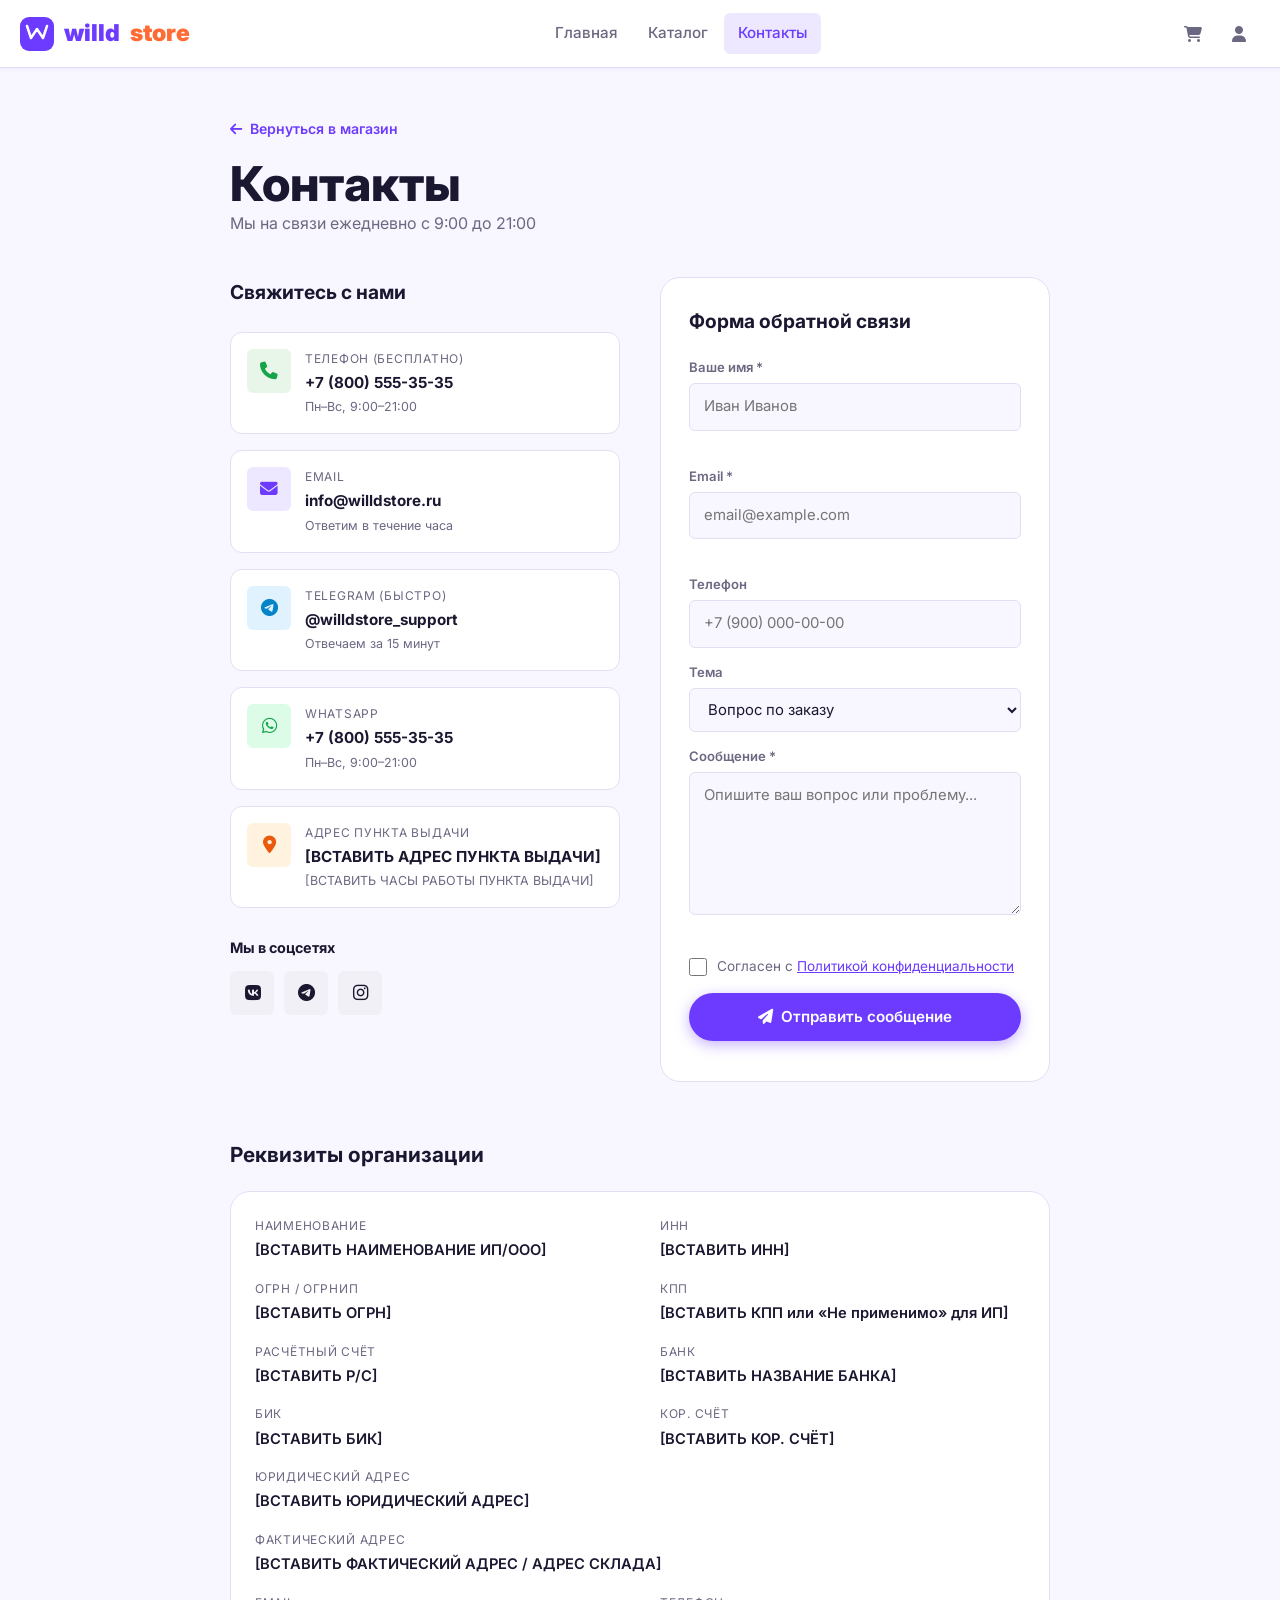
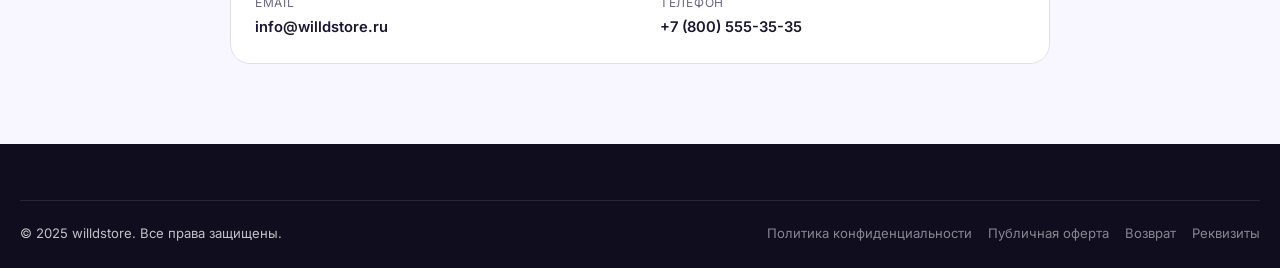
<file: contacts.html>
<!DOCTYPE html>
<html lang="ru">
<head>
  <meta charset="UTF-8">
  <meta name="viewport" content="width=device-width, initial-scale=1.0">
  <title>Контакты и реквизиты | willdstore</title>
  <meta name="description"
    content="Контакты интернет-магазина willdstore: телефон, email, Telegram, адрес, время работы, реквизиты ИП/ООО. Форма обратной связи.">
  <meta name="robots" content="index, follow">
  <link rel="stylesheet" href="css/style.css">
  <link rel="stylesheet"
    href="https://cdnjs.cloudflare.com/ajax/libs/font-awesome/6.5.0/css/all.min.css"
    crossorigin="anonymous" referrerpolicy="no-referrer">
  <link rel="preconnect" href="https://fonts.googleapis.com">
  <link href="https://fonts.googleapis.com/css2?family=Inter:wght@400;500;600;700;800&display=swap"
    rel="stylesheet">
  <style> body { opacity: 1; } </style>

  <!-- Schema.org: LocalBusiness -->
  <script type="application/ld+json">
  {
    "@context": "https://schema.org",
    "@type": "ClothingStore",
    "name": "willdstore",
    "url": "https://willdstore.ru",
    "telephone": "+7-800-555-35-35",
    "email": "info@willdstore.ru",
    "address": {
      "@type": "PostalAddress",
      "streetAddress": "[ВСТАВИТЬ АДРЕС]",
      "addressLocality": "Москва",
      "addressCountry": "RU"
    },
    "openingHours": "Mo-Su 09:00-21:00"
  }
  </script>
</head>
<body class="is-loaded">

<!-- ── Шапка ── -->
<header class="header" role="banner">
  <div class="container header__inner">
    <a href="index.html" class="header__logo" aria-label="willdstore — главная">
      <svg width="34" height="34" viewBox="0 0 34 34" fill="none" aria-hidden="true">
        <rect width="34" height="34" rx="9" fill="#6c3bff"/>
        <path d="M7 9l4 12 6-9 6 9 4-12" stroke="#fff" stroke-width="2.5"
          stroke-linecap="round" stroke-linejoin="round"/>
      </svg>
      willd<span class="header__logo-accent">store</span>
    </a>
    <nav class="header__nav" aria-label="Основная навигация">
      <a href="index.html#/" class="nav__link">Главная</a>
      <a href="index.html#/catalog" class="nav__link">Каталог</a>
      <a href="contacts.html" class="nav__link is-active" aria-current="page">Контакты</a>
    </nav>
    <div class="header__actions">
      <a href="index.html#/cart" class="header__btn" aria-label="Корзина">
        <i class="fas fa-shopping-cart" aria-hidden="true"></i>
      </a>
      <a href="index.html#/account" class="header__btn" aria-label="Личный кабинет">
        <i class="fas fa-user" aria-hidden="true"></i>
      </a>
    </div>
  </div>
</header>

<!-- ── Основной контент ── -->
<main class="legal-page" role="main">
  <div class="container">

    <div class="legal-header">
      <a href="index.html" class="legal-header__back">
        <i class="fas fa-arrow-left" aria-hidden="true"></i> Вернуться в магазин
      </a>
      <h1>Контакты</h1>
      <p style="color:var(--text-muted)">Мы на связи ежедневно с 9:00 до 21:00</p>
    </div>

    <!-- Сетка: каналы связи + форма -->
    <div style="display:grid;grid-template-columns:1fr 1fr;gap:40px;align-items:start">

      <!-- ── Левая колонка: контакты ── -->
      <section aria-labelledby="contacts-heading">
        <h2 id="contacts-heading"
          style="font-size:1.2rem;margin-bottom:24px">Свяжитесь с нами</h2>

        <!-- Карточки контактов -->
        <div style="display:flex;flex-direction:column;gap:16px">

          <!-- Телефон -->
          <a href="tel:+78005553535" class="contacts-card"
            aria-label="Позвонить: плюс 7 800 555 35 35">
            <div class="contacts-card__icon" style="background:#e8f5e9;color:#16a34a">
              <i class="fas fa-phone" aria-hidden="true"></i>
            </div>
            <div>
              <p class="contacts-card__label">Телефон (бесплатно)</p>
              <p class="contacts-card__value">+7 (800) 555-35-35</p>
              <p class="contacts-card__note">Пн–Вс, 9:00–21:00</p>
            </div>
          </a>

          <!-- Email -->
          <a href="mailto:info@willdstore.ru" class="contacts-card"
            aria-label="Написать письмо на info собака willdstore.ru">
            <div class="contacts-card__icon" style="background:#ede8ff;color:#6c3bff">
              <i class="fas fa-envelope" aria-hidden="true"></i>
            </div>
            <div>
              <p class="contacts-card__label">Email</p>
              <p class="contacts-card__value">info@willdstore.ru</p>
              <p class="contacts-card__note">Ответим в течение часа</p>
            </div>
          </a>

          <!-- Telegram -->
          <a href="https://t.me/willdstore_support" target="_blank"
            rel="noopener noreferrer" class="contacts-card"
            aria-label="Написать в Telegram @willdstore_support">
            <div class="contacts-card__icon" style="background:#e0f2fe;color:#0284c7">
              <i class="fab fa-telegram" aria-hidden="true"></i>
            </div>
            <div>
              <p class="contacts-card__label">Telegram (быстро)</p>
              <p class="contacts-card__value">@willdstore_support</p>
              <p class="contacts-card__note">Отвечаем за 15 минут</p>
            </div>
          </a>

          <!-- WhatsApp -->
          <a href="https://wa.me/78005553535" target="_blank"
            rel="noopener noreferrer" class="contacts-card"
            aria-label="Написать в WhatsApp">
            <div class="contacts-card__icon" style="background:#dcfce7;color:#16a34a">
              <i class="fab fa-whatsapp" aria-hidden="true"></i>
            </div>
            <div>
              <p class="contacts-card__label">WhatsApp</p>
              <p class="contacts-card__value">+7 (800) 555-35-35</p>
              <p class="contacts-card__note">Пн–Вс, 9:00–21:00</p>
            </div>
          </a>

          <!-- Адрес -->
          <div class="contacts-card contacts-card--static">
            <div class="contacts-card__icon" style="background:#fff3e0;color:#ea580c">
              <i class="fas fa-map-marker-alt" aria-hidden="true"></i>
            </div>
            <div>
              <p class="contacts-card__label">Адрес пункта выдачи</p>
              <p class="contacts-card__value">
                <span class="placeholder">[ВСТАВИТЬ АДРЕС ПУНКТА ВЫДАЧИ]</span>
              </p>
              <p class="contacts-card__note">
                <span class="placeholder">[ВСТАВИТЬ ЧАСЫ РАБОТЫ ПУНКТА ВЫДАЧИ]</span>
              </p>
            </div>
          </div>

        </div>

        <!-- Соцсети -->
        <div style="margin-top:28px">
          <p style="font-weight:700;font-size:.9rem;margin-bottom:12px">Мы в соцсетях</p>
          <div style="display:flex;gap:10px">
            <a href="https://vk.com/willdstore" target="_blank" rel="noopener noreferrer"
              class="footer__social" style="width:44px;height:44px;font-size:1.1rem;background:var(--bg-muted);color:var(--text)"
              aria-label="ВКонтакте">
              <i class="fab fa-vk" aria-hidden="true"></i>
            </a>
            <a href="https://t.me/willdstore" target="_blank" rel="noopener noreferrer"
              class="footer__social" style="width:44px;height:44px;font-size:1.1rem;background:var(--bg-muted);color:var(--text)"
              aria-label="Telegram-канал">
              <i class="fab fa-telegram" aria-hidden="true"></i>
            </a>
            <a href="https://instagram.com/willdstore" target="_blank" rel="noopener noreferrer"
              class="footer__social" style="width:44px;height:44px;font-size:1.1rem;background:var(--bg-muted);color:var(--text)"
              aria-label="Instagram">
              <i class="fab fa-instagram" aria-hidden="true"></i>
            </a>
          </div>
        </div>
      </section>

      <!-- ── Правая колонка: форма ── -->
      <section aria-labelledby="feedback-heading">
        <div class="contact-form-wrap">
          <h2 id="feedback-heading"
            style="font-size:1.2rem;margin-bottom:20px">Форма обратной связи</h2>
          <form
            id="contact-form"
            onsubmit="sendContactForm(event)"
            novalidate
            aria-label="Форма обратной связи">

            <div class="form-group" style="margin-bottom:14px">
              <label class="form-label" for="cf-name">Ваше имя *</label>
              <input class="form-input" id="cf-name" name="name" type="text"
                required placeholder="Иван Иванов"
                autocomplete="name" aria-required="true">
              <span class="form-error" id="cf-err-name" role="alert"></span>
            </div>

            <div class="form-group" style="margin-bottom:14px">
              <label class="form-label" for="cf-email">Email *</label>
              <input class="form-input" id="cf-email" name="email" type="email"
                required placeholder="email@example.com"
                autocomplete="email" aria-required="true">
              <span class="form-error" id="cf-err-email" role="alert"></span>
            </div>

            <div class="form-group" style="margin-bottom:14px">
              <label class="form-label" for="cf-phone">Телефон</label>
              <input class="form-input" id="cf-phone" name="phone" type="tel"
                placeholder="+7 (900) 000-00-00"
                pattern="^[+]?[78][\s\-]?[(]?\d{3}[)]?[\s\-]?\d{3}[\s\-]?\d{2}[\s\-]?\d{2}$"
                autocomplete="tel">
            </div>

            <div class="form-group" style="margin-bottom:14px">
              <label class="form-label" for="cf-subject">Тема</label>
              <select class="form-input catalog-sort" id="cf-subject" name="subject"
                aria-label="Тема обращения">
                <option value="order">Вопрос по заказу</option>
                <option value="return">Возврат/обмен</option>
                <option value="product">Вопрос о товаре</option>
                <option value="delivery">Доставка</option>
                <option value="other">Другое</option>
              </select>
            </div>

            <div class="form-group" style="margin-bottom:20px">
              <label class="form-label" for="cf-message">Сообщение *</label>
              <textarea class="form-input form-input--textarea"
                id="cf-message" name="message" rows="5"
                required placeholder="Опишите ваш вопрос или проблему..."
                aria-required="true"></textarea>
              <span class="form-error" id="cf-err-message" role="alert"></span>
            </div>

            <!-- Согласие -->
            <div style="margin-bottom:16px">
              <label class="consent-label">
                <input type="checkbox" id="cf-consent" name="consent" required
                  aria-required="true">
                <span style="font-size:.85rem">
                  Согласен с
                  <a href="privacy-policy.html" target="_blank" rel="noopener">
                    Политикой конфиденциальности
                  </a>
                </span>
              </label>
            </div>

            <button type="submit" class="btn btn--primary btn--full">
              <i class="fas fa-paper-plane" aria-hidden="true"></i>
              Отправить сообщение
            </button>

            <!-- Статус отправки -->
            <div id="cf-status" aria-live="polite" style="margin-top:12px"></div>
          </form>
        </div>
      </section>

    </div><!-- /grid -->

    <!-- ── Реквизиты ── -->
    <section style="margin-top:56px" aria-labelledby="requisites-heading">
      <h2 id="requisites-heading" style="font-size:1.3rem;margin-bottom:20px">
        Реквизиты организации
      </h2>
      <div style="background:var(--bg-card);border:1px solid var(--border);
        border-radius:var(--radius-lg);padding:24px;
        display:grid;grid-template-columns:1fr 1fr;gap:16px 40px">

        <div class="requisites-row">
          <span class="requisites-label">Наименование</span>
          <span class="requisites-value">
            <span class="placeholder">[ВСТАВИТЬ НАИМЕНОВАНИЕ ИП/ООО]</span>
          </span>
        </div>
        <div class="requisites-row">
          <span class="requisites-label">ИНН</span>
          <span class="requisites-value">
            <span class="placeholder">[ВСТАВИТЬ ИНН]</span>
          </span>
        </div>
        <div class="requisites-row">
          <span class="requisites-label">ОГРН / ОГРНИП</span>
          <span class="requisites-value">
            <span class="placeholder">[ВСТАВИТЬ ОГРН]</span>
          </span>
        </div>
        <div class="requisites-row">
          <span class="requisites-label">КПП</span>
          <span class="requisites-value">
            <span class="placeholder">[ВСТАВИТЬ КПП или «Не применимо» для ИП]</span>
          </span>
        </div>
        <div class="requisites-row">
          <span class="requisites-label">Расчётный счёт</span>
          <span class="requisites-value">
            <span class="placeholder">[ВСТАВИТЬ Р/С]</span>
          </span>
        </div>
        <div class="requisites-row">
          <span class="requisites-label">Банк</span>
          <span class="requisites-value">
            <span class="placeholder">[ВСТАВИТЬ НАЗВАНИЕ БАНКА]</span>
          </span>
        </div>
        <div class="requisites-row">
          <span class="requisites-label">БИК</span>
          <span class="requisites-value">
            <span class="placeholder">[ВСТАВИТЬ БИК]</span>
          </span>
        </div>
        <div class="requisites-row">
          <span class="requisites-label">Кор. счёт</span>
          <span class="requisites-value">
            <span class="placeholder">[ВСТАВИТЬ КОР. СЧЁТ]</span>
          </span>
        </div>
        <div class="requisites-row" style="grid-column:1/-1">
          <span class="requisites-label">Юридический адрес</span>
          <span class="requisites-value">
            <span class="placeholder">[ВСТАВИТЬ ЮРИДИЧЕСКИЙ АДРЕС]</span>
          </span>
        </div>
        <div class="requisites-row" style="grid-column:1/-1">
          <span class="requisites-label">Фактический адрес</span>
          <span class="requisites-value">
            <span class="placeholder">[ВСТАВИТЬ ФАКТИЧЕСКИЙ АДРЕС / АДРЕС СКЛАДА]</span>
          </span>
        </div>
        <div class="requisites-row">
          <span class="requisites-label">Email</span>
          <span class="requisites-value">
            <a href="mailto:info@willdstore.ru">info@willdstore.ru</a>
          </span>
        </div>
        <div class="requisites-row">
          <span class="requisites-label">Телефон</span>
          <span class="requisites-value">
            <a href="tel:+78005553535">+7 (800) 555-35-35</a>
          </span>
        </div>

      </div>
    </section>

  </div>
</main>

<!-- ── Подвал ── -->
<footer class="footer" role="contentinfo">
  <div class="container">
    <div class="footer__bottom">
      <p>© 2025 willdstore. Все права защищены.</p>
      <nav class="footer__legal">
        <a href="privacy-policy.html">Политика конфиденциальности</a>
        <a href="public-offer.html">Публичная оферта</a>
        <a href="return-policy.html">Возврат</a>
        <a href="contacts.html">Реквизиты</a>
      </nav>
    </div>
  </div>
</footer>

<style>
  /* Стили специфичные для contacts.html */
  .contacts-card {
    display: flex; align-items: flex-start; gap: 14px;
    background: var(--bg-card); border: 1px solid var(--border);
    border-radius: var(--radius); padding: 16px;
    transition: all var(--transition); color: var(--text);
  }
  .contacts-card:not(.contacts-card--static):hover {
    border-color: var(--primary); box-shadow: var(--shadow);
    transform: translateY(-2px);
  }
  .contacts-card__icon {
    width: 44px; height: 44px; flex-shrink: 0;
    border-radius: var(--radius-sm);
    display: flex; align-items: center; justify-content: center;
    font-size: 1.1rem;
  }
  .contacts-card__label { font-size: .75rem; color: var(--text-muted); text-transform: uppercase; letter-spacing: .06em; margin-bottom: 3px; }
  .contacts-card__value { font-weight: 700; font-size: .95rem; margin-bottom: 2px; }
  .contacts-card__note  { font-size: .78rem; color: var(--text-muted); }

  .contact-form-wrap {
    background: var(--bg-card); border: 1px solid var(--border);
    border-radius: var(--radius-lg); padding: 28px;
  }

  .requisites-row { display: flex; flex-direction: column; gap: 4px; }
  .requisites-label { font-size: .75rem; color: var(--text-muted); text-transform: uppercase; letter-spacing: .06em; }
  .requisites-value { font-weight: 600; font-size: .92rem; }

  @media (max-width: 768px) {
    main > .container > div[style*="grid-template-columns:1fr 1fr"] {
      grid-template-columns: 1fr;
    }
    div[style*="grid-template-columns:1fr 1fr"].requisites-grid,
    div.requisites-grid {
      grid-template-columns: 1fr;
    }
  }
  @media (max-width: 480px) {
    .contact-form-wrap { padding: 18px; }
  }
</style>

<script>
  /**
   * Валидация и отправка формы обратной связи.
   * TODO: Supabase API — заменить console.log на:
   *   await supabase.from('feedback').insert([formPayload])
   */
  function sendContactForm(e) {
    e.preventDefault();
    let valid = true;

    const fields = [
      { id: 'cf-name',    err: 'cf-err-name',    msg: 'Введите имя' },
      { id: 'cf-email',   err: 'cf-err-email',   msg: 'Введите корректный email' },
      { id: 'cf-message', err: 'cf-err-message', msg: 'Напишите сообщение' }
    ];

    fields.forEach(({ id, err, msg }) => {
      const inp   = document.getElementById(id);
      const errEl = document.getElementById(err);
      const ok    = inp?.validity?.valid && inp.value.trim().length > 0;
      if (errEl) errEl.textContent = ok ? '' : msg;
      if (inp)   inp.classList.toggle('is-error', !ok);
      if (!ok)   valid = false;
    });

    if (!document.getElementById('cf-consent')?.checked) {
      valid = false;
    }

    if (!valid) return;

    const status = document.getElementById('cf-status');

    // TODO: Supabase API
    // const { error } = await supabase.from('feedback').insert([{
    //   name: ..., email: ..., phone: ..., subject: ..., message: ...,
    //   created_at: new Date().toISOString()
    // }]);

    status.innerHTML = `
      <div style="background:#dcfce7;border:1px solid #86efac;border-radius:var(--radius);
        padding:12px 16px;color:#14532d;display:flex;align-items:center;gap:10px">
        <i class="fas fa-check-circle" aria-hidden="true"></i>
        <span>Сообщение отправлено! Ответим в течение часа.</span>
      </div>`;

    e.target.reset();
    e.target.querySelectorAll('.is-error').forEach(el => el.classList.remove('is-error'));
  }
</script>

</body>
</html>
</file>
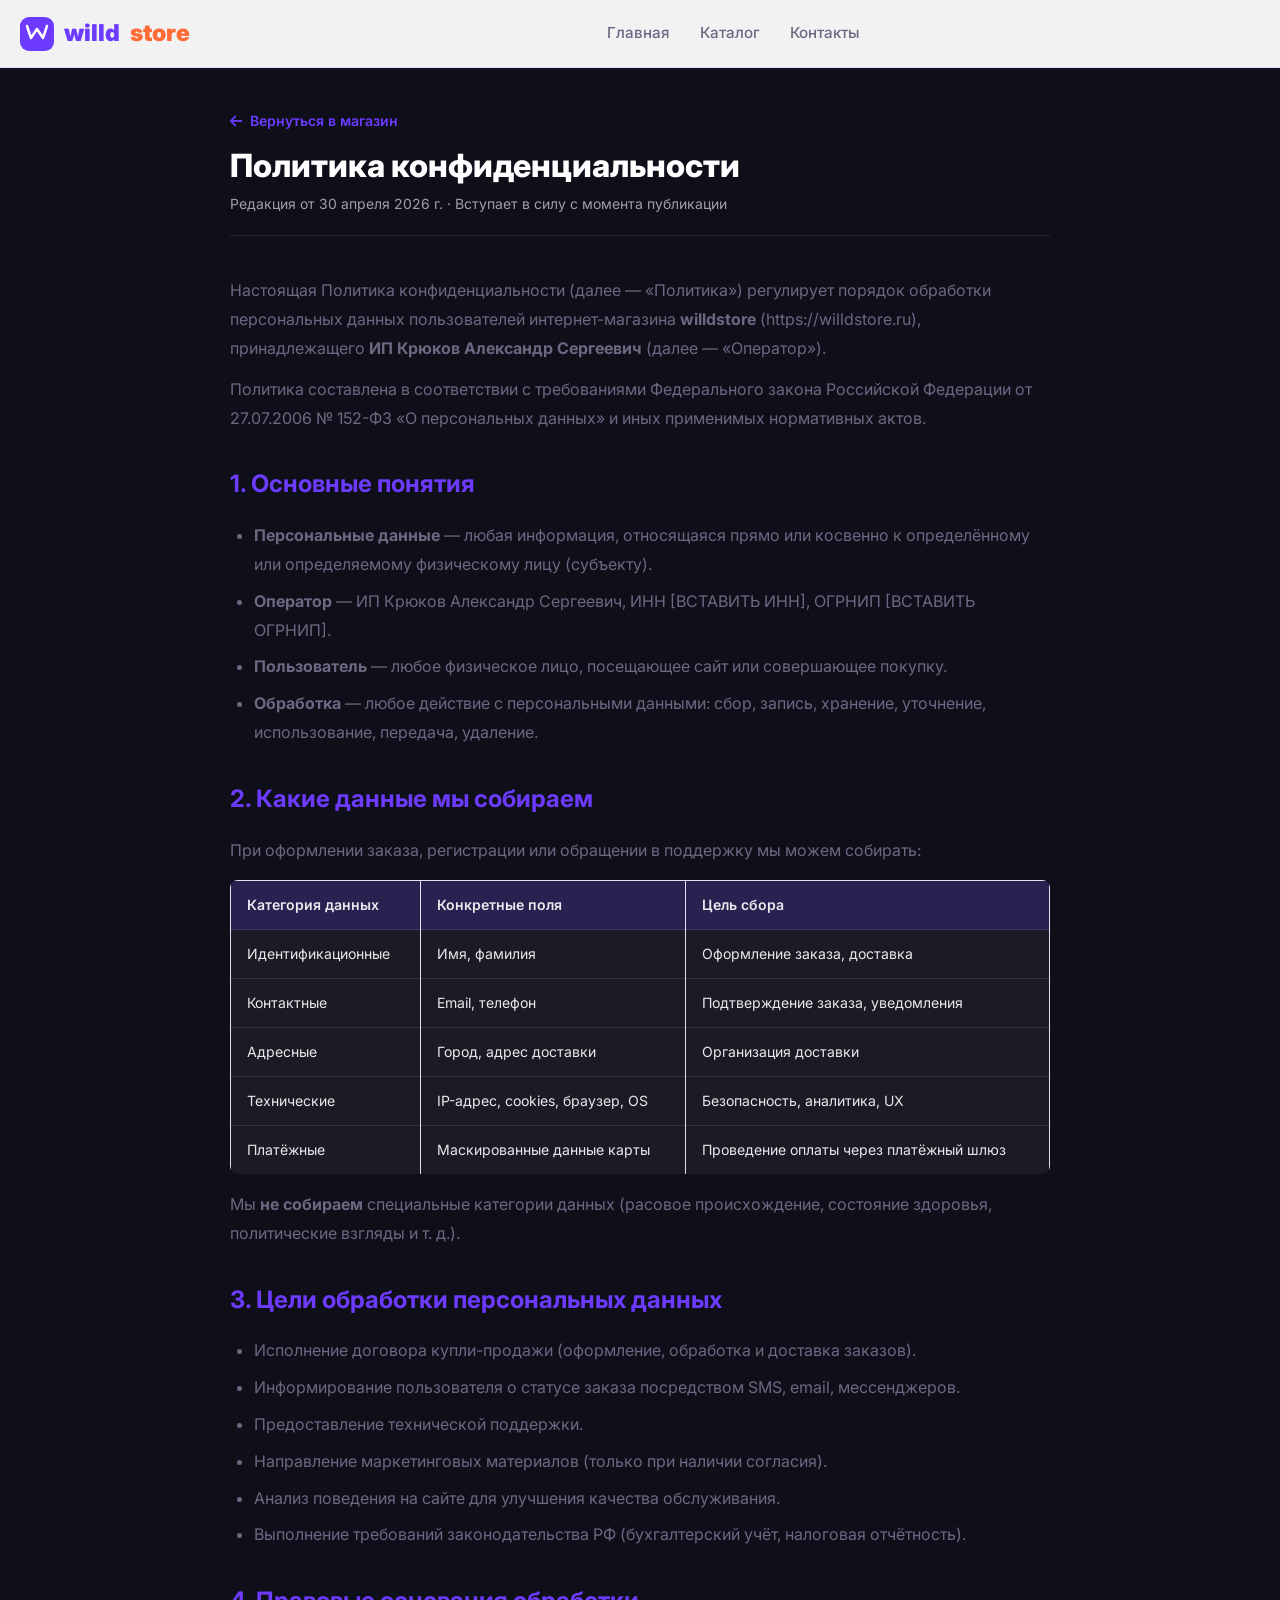
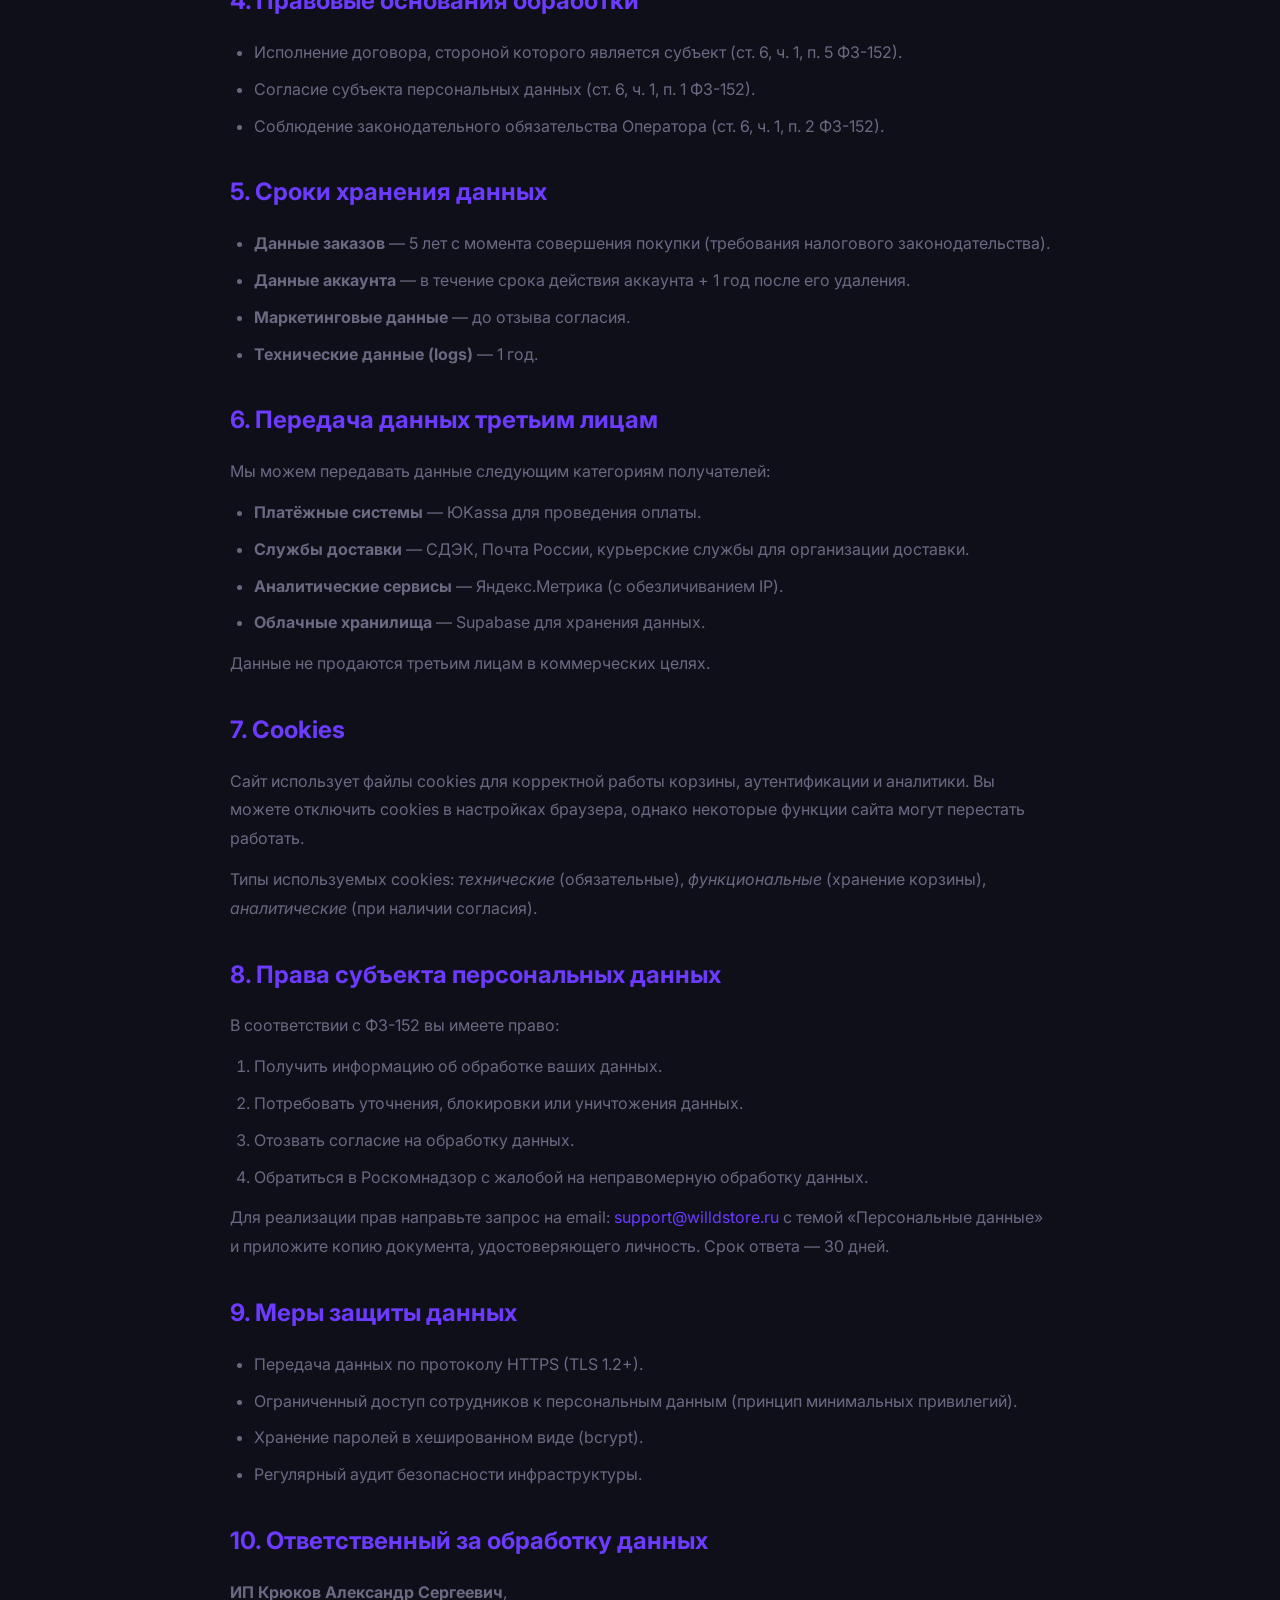
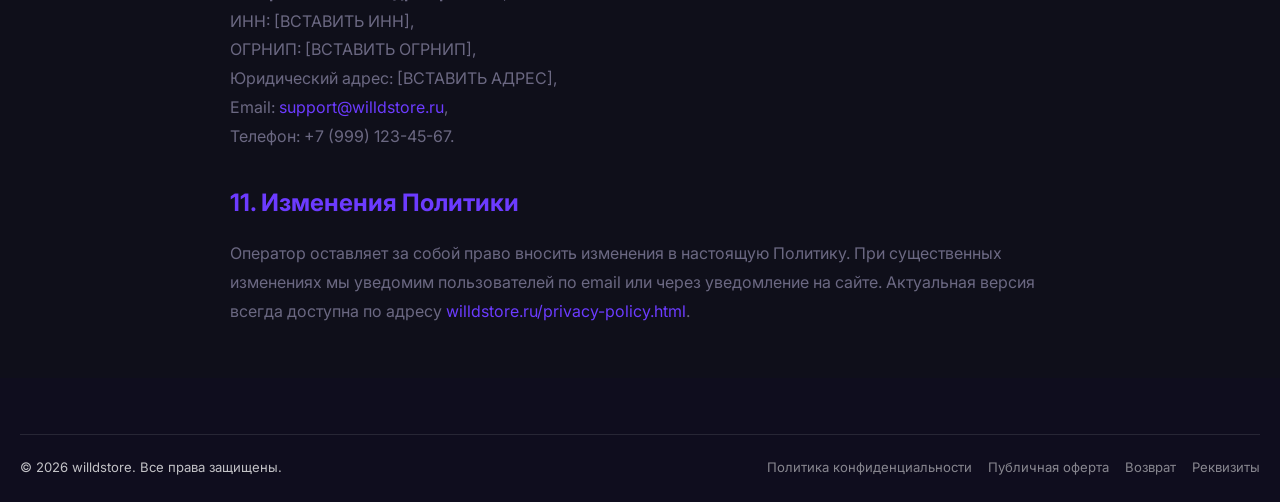
<file: privacy-policy.html>
<!DOCTYPE html>
<html lang="ru">
<head>
  <meta charset="UTF-8">
  <meta name="viewport" content="width=device-width, initial-scale=1.0">
  <title>Политика конфиденциальности | willdstore</title>
  <meta name="description" content="Политика конфиденциальности и обработки персональных данных интернет-магазина willdstore в соответствии с Федеральным законом №152-ФЗ.">
  <meta name="robots" content="noindex, follow">
  
  <!-- ✅ Исправленные пути (с ведущим слэшем) -->
  <link rel="stylesheet" href="/css/style.css">
  <link rel="stylesheet"
    href="https://cdnjs.cloudflare.com/ajax/libs/font-awesome/6.5.0/css/all.min.css"
    referrerpolicy="no-referrer">
  <link rel="preconnect" href="https://fonts.googleapis.com">
  <link href="https://fonts.googleapis.com/css2?family=Inter:wght@400;500;600;700;800&display=swap" rel="stylesheet">
  
  <style>
    body { opacity: 1; margin: 0; font-family: Inter, system-ui, sans-serif; background: #0f0f1a; color: #fff; }
    .legal-page { padding: 40px 0; min-height: 80vh; }
    .legal-header { margin-bottom: 40px; padding-bottom: 20px; border-bottom: 1px solid rgba(255,255,255,0.1); }
    .legal-header__back { display: inline-flex; align-items: center; gap: 8px; color: #6c3bff; text-decoration: none; margin-bottom: 16px; }
    .legal-header__back:hover { text-decoration: underline; }
    .legal-header h1 { margin: 0 0 8px; font-size: 2rem; }
    .legal-header__date { color: rgba(255,255,255,0.6); font-size: 0.875rem; margin: 0; }
    .legal-content { line-height: 1.7; color: rgba(255,255,255,0.9); }
    .legal-content h2 { color: #6c3bff; margin: 32px 0 16px; font-size: 1.5rem; }
    .legal-content p { margin: 12px 0; }
    .legal-content ul, .legal-content ol { margin: 12px 0; padding-left: 24px; }
    .legal-content li { margin: 8px 0; }
    .legal-content a { color: #6c3bff; text-decoration: none; }
    .legal-content a:hover { text-decoration: underline; }
    .legal-content table { width: 100%; border-collapse: collapse; margin: 16px 0; background: rgba(255,255,255,0.05); border-radius: 8px; overflow: hidden; }
    .legal-content th, .legal-content td { padding: 12px 16px; text-align: left; border-bottom: 1px solid rgba(255,255,255,0.1); }
    .legal-content th { background: rgba(108,59,255,0.2); font-weight: 600; }
    .legal-content tr:last-child td { border-bottom: none; }
    .placeholder { background: rgba(239,68,68,0.2); color: #f87171; padding: 2px 6px; border-radius: 4px; font-family: monospace; font-size: 0.9em; }
    @media (max-width: 768px) {
      .legal-page { padding: 24px 16px; }
      .legal-content table { font-size: 0.875rem; }
      .legal-content th, .legal-content td { padding: 8px 12px; }
    }
  </style>
</head>
<body class="is-loaded">

<!-- Минималистичная шапка -->
<header class="header" role="banner">
  <div class="container header__inner">
    <a href="/" class="header__logo" aria-label="willdstore — главная">
      <svg width="34" height="34" viewBox="0 0 34 34" fill="none" aria-hidden="true">
        <rect width="34" height="34" rx="9" fill="#6c3bff"/>
        <path d="M7 9l4 12 6-9 6 9 4-12" stroke="#fff" stroke-width="2.5" stroke-linecap="round" stroke-linejoin="round"/>
      </svg>
      willd<span class="header__logo-accent">store</span>
    </a>
    <nav class="header__nav" aria-label="Основная навигация">
      <a href="/#/" class="nav__link">Главная</a>
      <a href="/#/catalog" class="nav__link">Каталог</a>
      <a href="/contacts.html" class="nav__link">Контакты</a>
    </nav>
  </div>
</header>

<main class="legal-page" role="main">
  <div class="container">

    <div class="legal-header">
      <a href="/" class="legal-header__back">
        <i class="fas fa-arrow-left" aria-hidden="true"></i> Вернуться в магазин
      </a>
      <h1>Политика конфиденциальности</h1>
      <p class="legal-header__date">Редакция от 30 апреля 2026 г. · Вступает в силу с момента публикации</p>
    </div>

    <article class="legal-content">

      <p>
        Настоящая Политика конфиденциальности (далее — «Политика») регулирует порядок обработки
        персональных данных пользователей интернет-магазина <strong>willdstore</strong>
        (https://willdstore.ru),
        принадлежащего <strong>ИП Крюков Александр Сергеевич</strong>
        (далее — «Оператор»).
      </p>
      <p>
        Политика составлена в соответствии с требованиями Федерального закона Российской Федерации
        от 27.07.2006 № 152-ФЗ «О персональных данных» и иных применимых нормативных актов.
      </p>

      <h2>1. Основные понятия</h2>
      <ul>
        <li><strong>Персональные данные</strong> — любая информация, относящаяся прямо или косвенно к определённому или определяемому физическому лицу (субъекту).</li>
        <li><strong>Оператор</strong> — ИП Крюков Александр Сергеевич, ИНН [ВСТАВИТЬ ИНН], ОГРНИП [ВСТАВИТЬ ОГРНИП].</li>
        <li><strong>Пользователь</strong> — любое физическое лицо, посещающее сайт или совершающее покупку.</li>
        <li><strong>Обработка</strong> — любое действие с персональными данными: сбор, запись, хранение, уточнение, использование, передача, удаление.</li>
      </ul>

      <h2>2. Какие данные мы собираем</h2>
      <p>При оформлении заказа, регистрации или обращении в поддержку мы можем собирать:</p>
      <table>
        <thead>
          <tr>
            <th>Категория данных</th>
            <th>Конкретные поля</th>
            <th>Цель сбора</th>
          </tr>
        </thead>
        <tbody>
          <tr>
            <td>Идентификационные</td>
            <td>Имя, фамилия</td>
            <td>Оформление заказа, доставка</td>
          </tr>
          <tr>
            <td>Контактные</td>
            <td>Email, телефон</td>
            <td>Подтверждение заказа, уведомления</td>
          </tr>
          <tr>
            <td>Адресные</td>
            <td>Город, адрес доставки</td>
            <td>Организация доставки</td>
          </tr>
          <tr>
            <td>Технические</td>
            <td>IP-адрес, cookies, браузер, OS</td>
            <td>Безопасность, аналитика, UX</td>
          </tr>
          <tr>
            <td>Платёжные</td>
            <td>Маскированные данные карты</td>
            <td>Проведение оплаты через платёжный шлюз</td>
          </tr>
        </tbody>
      </table>
      <p>Мы <strong>не собираем</strong> специальные категории данных (расовое происхождение, состояние здоровья, политические взгляды и т. д.).</p>

      <h2>3. Цели обработки персональных данных</h2>
      <ul>
        <li>Исполнение договора купли-продажи (оформление, обработка и доставка заказов).</li>
        <li>Информирование пользователя о статусе заказа посредством SMS, email, мессенджеров.</li>
        <li>Предоставление технической поддержки.</li>
        <li>Направление маркетинговых материалов (только при наличии согласия).</li>
        <li>Анализ поведения на сайте для улучшения качества обслуживания.</li>
        <li>Выполнение требований законодательства РФ (бухгалтерский учёт, налоговая отчётность).</li>
      </ul>

      <h2>4. Правовые основания обработки</h2>
      <ul>
        <li>Исполнение договора, стороной которого является субъект (ст. 6, ч. 1, п. 5 ФЗ-152).</li>
        <li>Согласие субъекта персональных данных (ст. 6, ч. 1, п. 1 ФЗ-152).</li>
        <li>Соблюдение законодательного обязательства Оператора (ст. 6, ч. 1, п. 2 ФЗ-152).</li>
      </ul>

      <h2>5. Сроки хранения данных</h2>
      <ul>
        <li><strong>Данные заказов</strong> — 5 лет с момента совершения покупки (требования налогового законодательства).</li>
        <li><strong>Данные аккаунта</strong> — в течение срока действия аккаунта + 1 год после его удаления.</li>
        <li><strong>Маркетинговые данные</strong> — до отзыва согласия.</li>
        <li><strong>Технические данные (logs)</strong> — 1 год.</li>
      </ul>

      <h2>6. Передача данных третьим лицам</h2>
      <p>Мы можем передавать данные следующим категориям получателей:</p>
      <ul>
        <li><strong>Платёжные системы</strong> — ЮKassa для проведения оплаты.</li>
        <li><strong>Службы доставки</strong> — СДЭК, Почта России, курьерские службы для организации доставки.</li>
        <li><strong>Аналитические сервисы</strong> — Яндекс.Метрика (с обезличиванием IP).</li>
        <li><strong>Облачные хранилища</strong> — Supabase для хранения данных.</li>
      </ul>
      <p>Данные не продаются третьим лицам в коммерческих целях.</p>

      <h2>7. Cookies</h2>
      <p>
        Сайт использует файлы cookies для корректной работы корзины, аутентификации и аналитики.
        Вы можете отключить cookies в настройках браузера, однако некоторые функции сайта могут
        перестать работать.
      </p>
      <p>
        Типы используемых cookies: <em>технические</em> (обязательные), <em>функциональные</em>
        (хранение корзины), <em>аналитические</em> (при наличии согласия).
      </p>

      <h2>8. Права субъекта персональных данных</h2>
      <p>В соответствии с ФЗ-152 вы имеете право:</p>
      <ol>
        <li>Получить информацию об обработке ваших данных.</li>
        <li>Потребовать уточнения, блокировки или уничтожения данных.</li>
        <li>Отозвать согласие на обработку данных.</li>
        <li>Обратиться в Роскомнадзор с жалобой на неправомерную обработку данных.</li>
      </ol>
      <p>
        Для реализации прав направьте запрос на email:
        <a href="mailto:support@willdstore.ru">support@willdstore.ru</a>
        с темой «Персональные данные» и приложите копию документа, удостоверяющего личность.
        Срок ответа — 30 дней.
      </p>

      <h2>9. Меры защиты данных</h2>
      <ul>
        <li>Передача данных по протоколу HTTPS (TLS 1.2+).</li>
        <li>Ограниченный доступ сотрудников к персональным данным (принцип минимальных привилегий).</li>
        <li>Хранение паролей в хешированном виде (bcrypt).</li>
        <li>Регулярный аудит безопасности инфраструктуры.</li>
      </ul>

      <h2>10. Ответственный за обработку данных</h2>
      <p>
        <strong>ИП Крюков Александр Сергеевич</strong>,<br>
        ИНН: [ВСТАВИТЬ ИНН],<br>
        ОГРНИП: [ВСТАВИТЬ ОГРНИП],<br>
        Юридический адрес: [ВСТАВИТЬ АДРЕС],<br>
        Email: <a href="mailto:support@willdstore.ru">support@willdstore.ru</a>,<br>
        Телефон: +7 (999) 123-45-67.
      </p>

      <h2>11. Изменения Политики</h2>
      <p>
        Оператор оставляет за собой право вносить изменения в настоящую Политику.
        При существенных изменениях мы уведомим пользователей по email или через уведомление на сайте.
        Актуальная версия всегда доступна по адресу
        <a href="/privacy-policy.html">willdstore.ru/privacy-policy.html</a>.
      </p>

    </article>
  </div>
</main>

<footer class="footer" role="contentinfo" style="margin-top:auto">
  <div class="container">
    <div class="footer__bottom">
      <p>© 2026 willdstore. Все права защищены.</p>
      <nav class="footer__legal">
        <a href="/privacy-policy.html">Политика конфиденциальности</a>
        <a href="/public-offer.html">Публичная оферта</a>
        <a href="/return-policy.html">Возврат</a>
        <a href="/contacts.html">Реквизиты</a>
      </nav>
    </div>
  </div>
</footer>

</body>
</html>
</file>
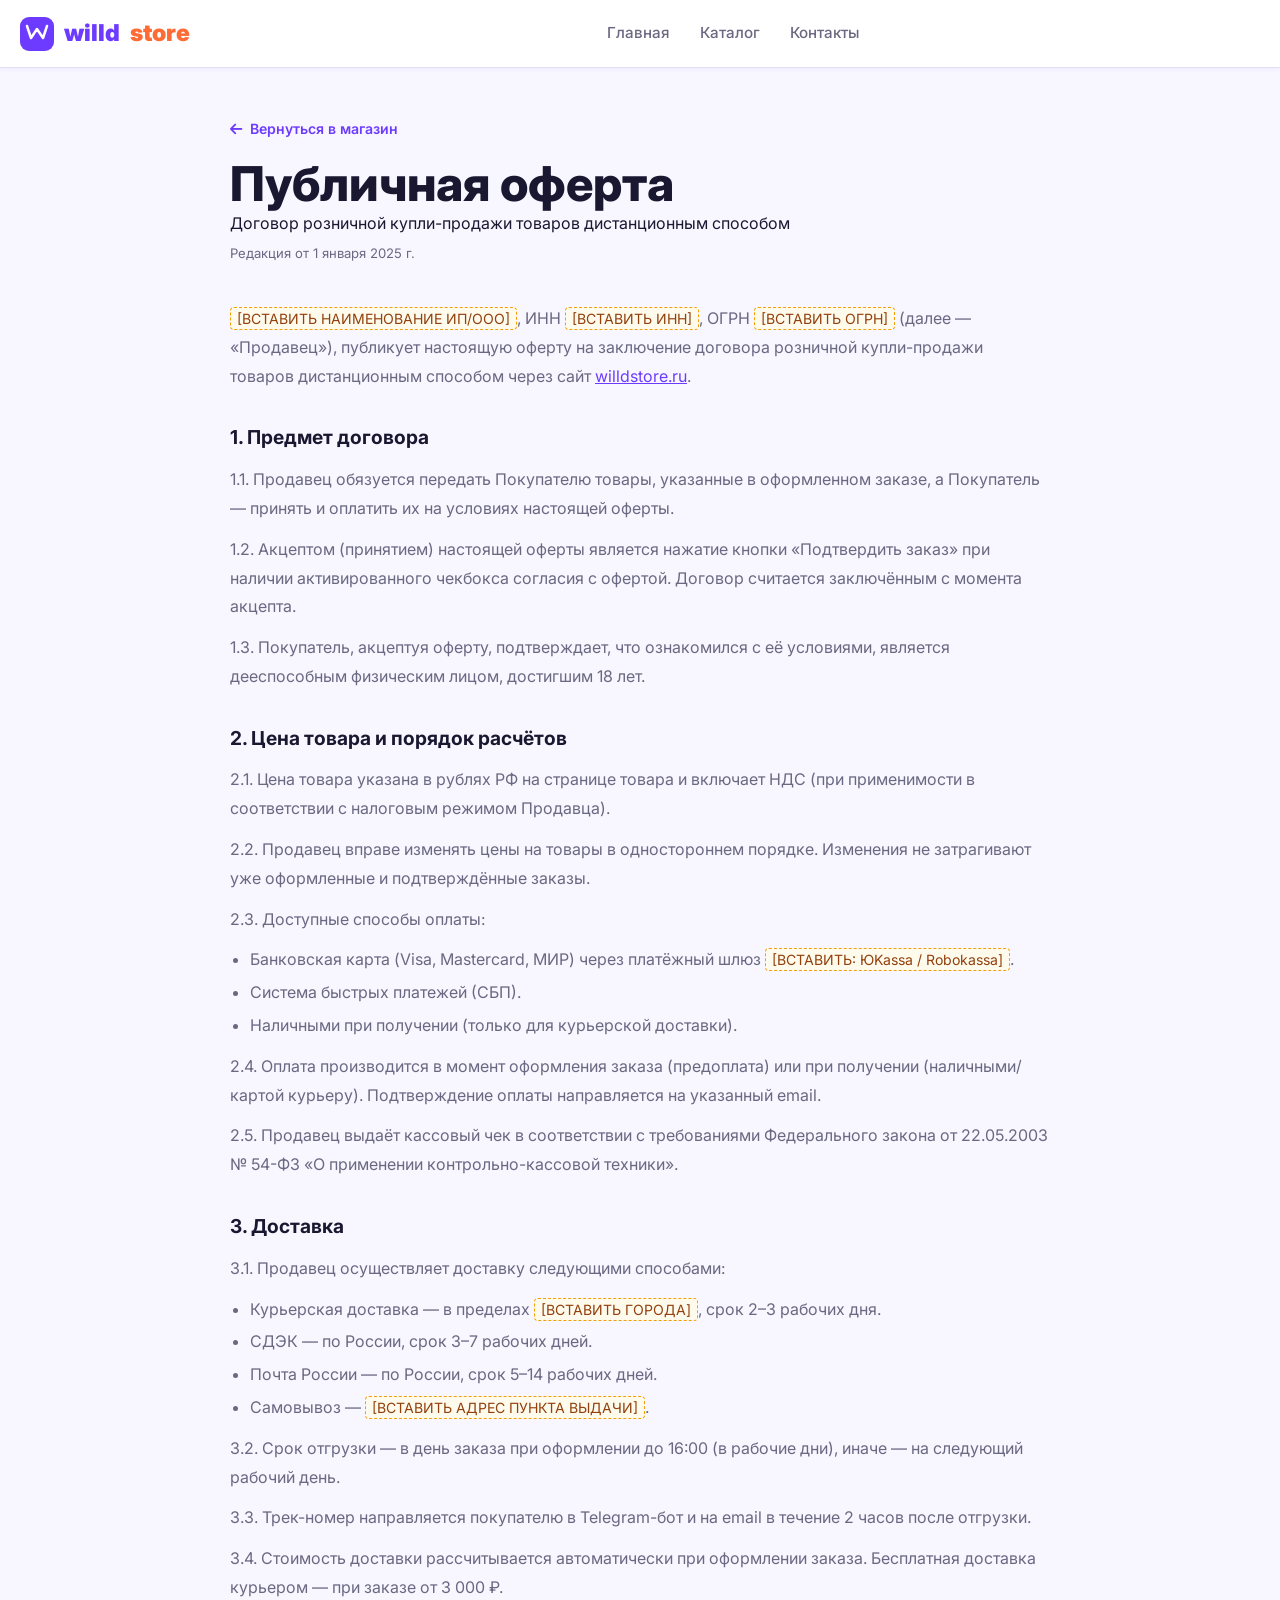
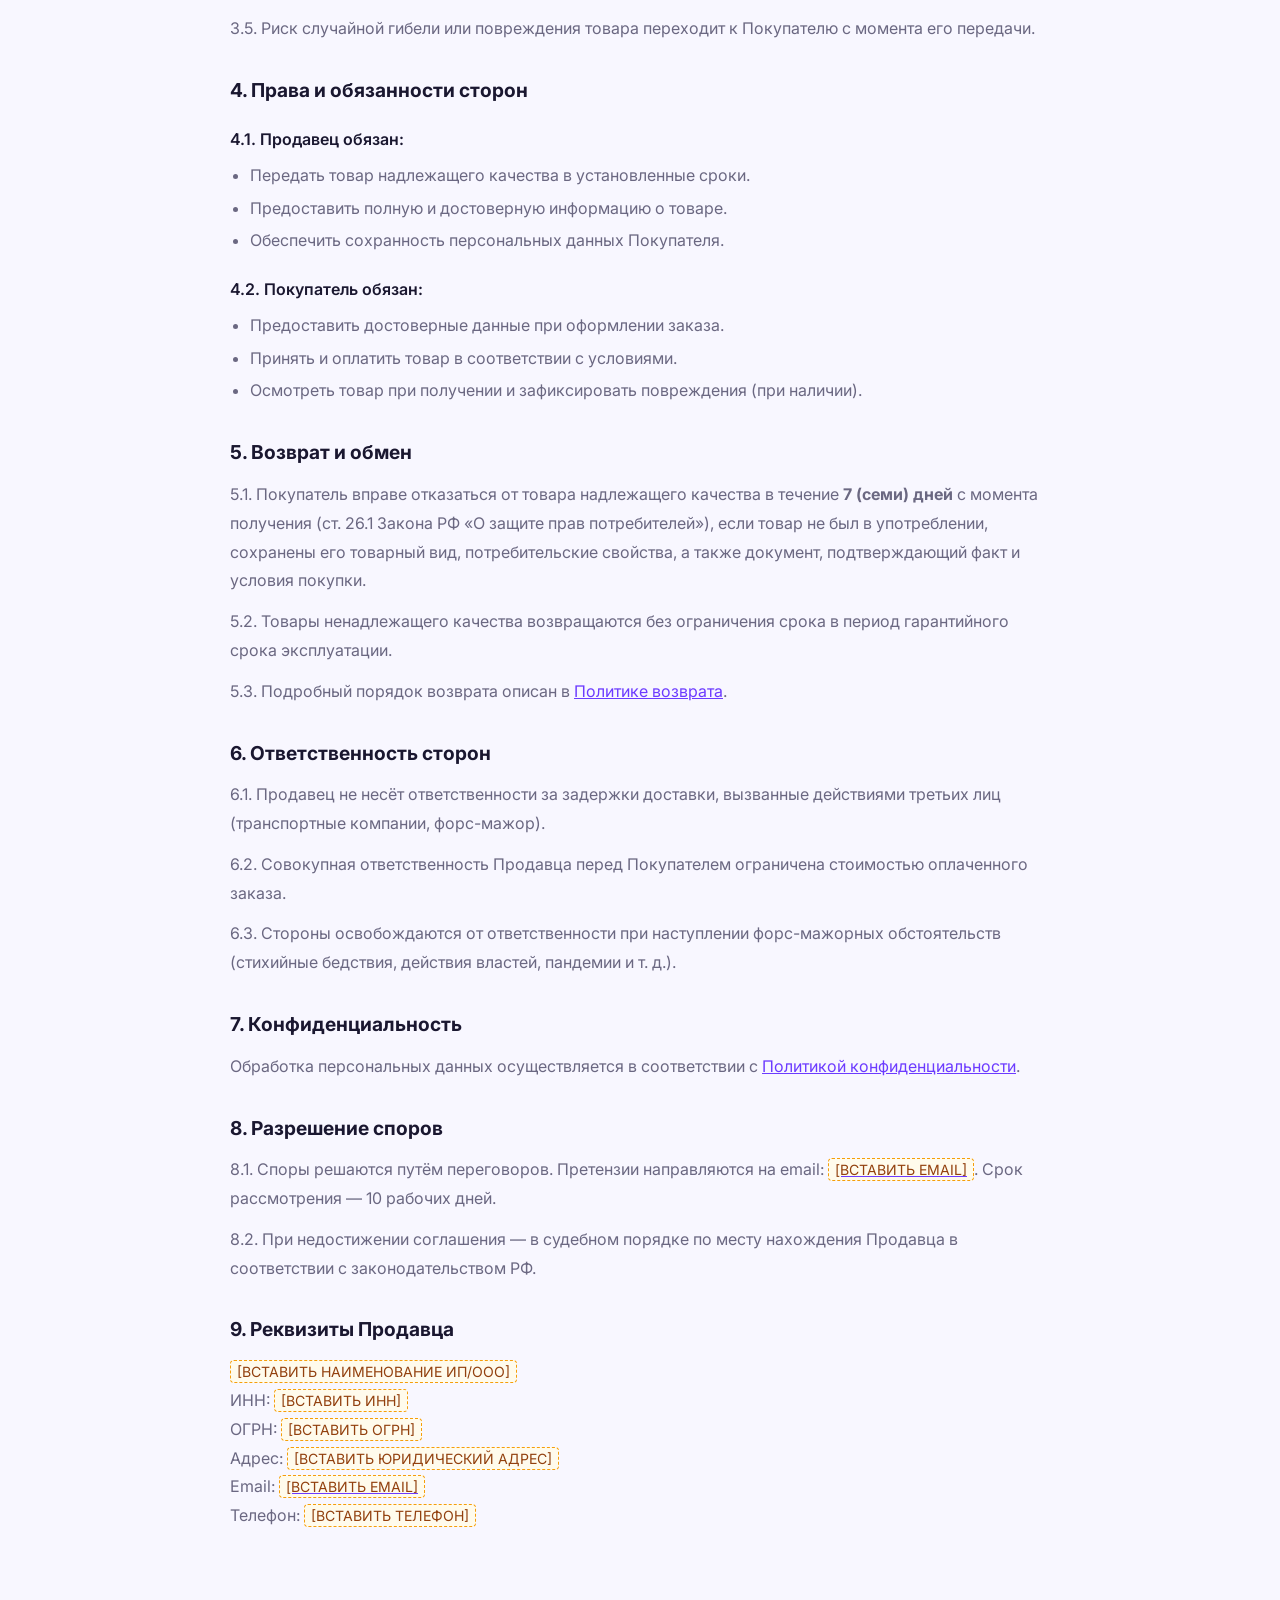
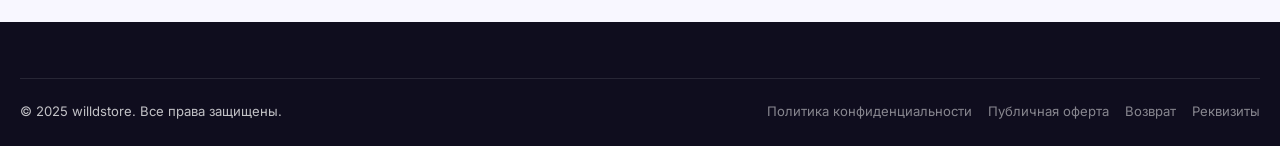
<file: public-offer.html>
<!DOCTYPE html>
<html lang="ru">
<head>
  <meta charset="UTF-8">
  <meta name="viewport" content="width=device-width, initial-scale=1.0">
  <title>Публичная оферта (договор купли-продажи) | willdstore</title>
  <meta name="description" content="Публичная оферта — договор купли-продажи товаров в интернет-магазине willdstore. Условия заказа, оплаты, доставки и возврата.">
  <meta name="robots" content="noindex, follow">
  <link rel="stylesheet" href="css/style.css">
  <link rel="stylesheet"
    href="https://cdnjs.cloudflare.com/ajax/libs/font-awesome/6.5.0/css/all.min.css"
    crossorigin="anonymous" referrerpolicy="no-referrer">
  <link rel="preconnect" href="https://fonts.googleapis.com">
  <link href="https://fonts.googleapis.com/css2?family=Inter:wght@400;500;600;700;800&display=swap" rel="stylesheet">
  <style> body { opacity: 1; } </style>
</head>
<body class="is-loaded">

<header class="header" role="banner">
  <div class="container header__inner">
    <a href="index.html" class="header__logo" aria-label="willdstore — главная">
      <svg width="34" height="34" viewBox="0 0 34 34" fill="none" aria-hidden="true">
        <rect width="34" height="34" rx="9" fill="#6c3bff"/>
        <path d="M7 9l4 12 6-9 6 9 4-12" stroke="#fff" stroke-width="2.5" stroke-linecap="round" stroke-linejoin="round"/>
      </svg>
      willd<span class="header__logo-accent">store</span>
    </a>
    <nav class="header__nav" aria-label="Основная навигация">
      <a href="index.html#/" class="nav__link">Главная</a>
      <a href="index.html#/catalog" class="nav__link">Каталог</a>
      <a href="contacts.html" class="nav__link">Контакты</a>
    </nav>
  </div>
</header>

<main class="legal-page" role="main">
  <div class="container">
    <div class="legal-header">
      <a href="index.html" class="legal-header__back">
        <i class="fas fa-arrow-left" aria-hidden="true"></i> Вернуться в магазин
      </a>
      <h1>Публичная оферта</h1>
      <p>Договор розничной купли-продажи товаров дистанционным способом</p>
      <p class="legal-header__date">Редакция от 1 января 2025 г.</p>
    </div>

    <article class="legal-content">

      <p>
        <span class="placeholder">[ВСТАВИТЬ НАИМЕНОВАНИЕ ИП/ООО]</span>,
        ИНН <span class="placeholder">[ВСТАВИТЬ ИНН]</span>,
        ОГРН <span class="placeholder">[ВСТАВИТЬ ОГРН]</span>
        (далее — «Продавец»), публикует настоящую оферту на заключение договора
        розничной купли-продажи товаров дистанционным способом через сайт
        <a href="https://willdstore.ru">willdstore.ru</a>.
      </p>

      <h2>1. Предмет договора</h2>
      <p>
        1.1. Продавец обязуется передать Покупателю товары, указанные в оформленном заказе,
        а Покупатель — принять и оплатить их на условиях настоящей оферты.
      </p>
      <p>
        1.2. Акцептом (принятием) настоящей оферты является нажатие кнопки «Подтвердить заказ»
        при наличии активированного чекбокса согласия с офертой. Договор считается
        заключённым с момента акцепта.
      </p>
      <p>
        1.3. Покупатель, акцептуя оферту, подтверждает, что ознакомился с её условиями,
        является дееспособным физическим лицом, достигшим 18 лет.
      </p>

      <h2>2. Цена товара и порядок расчётов</h2>
      <p>
        2.1. Цена товара указана в рублях РФ на странице товара и включает НДС
        (при применимости в соответствии с налоговым режимом Продавца).
      </p>
      <p>
        2.2. Продавец вправе изменять цены на товары в одностороннем порядке.
        Изменения не затрагивают уже оформленные и подтверждённые заказы.
      </p>
      <p>2.3. Доступные способы оплаты:</p>
      <ul>
        <li>Банковская карта (Visa, Mastercard, МИР) через платёжный шлюз
          <span class="placeholder">[ВСТАВИТЬ: ЮKassa / Robokassa]</span>.</li>
        <li>Система быстрых платежей (СБП).</li>
        <li>Наличными при получении (только для курьерской доставки).</li>
      </ul>
      <p>
        2.4. Оплата производится в момент оформления заказа (предоплата) или при получении
        (наличными/картой курьеру). Подтверждение оплаты направляется на указанный email.
      </p>
      <p>
        2.5. Продавец выдаёт кассовый чек в соответствии с требованиями Федерального закона
        от 22.05.2003 № 54-ФЗ «О применении контрольно-кассовой техники».
      </p>

      <h2>3. Доставка</h2>
      <p>3.1. Продавец осуществляет доставку следующими способами:</p>
      <ul>
        <li>Курьерская доставка — в пределах <span class="placeholder">[ВСТАВИТЬ ГОРОДA]</span>, срок 2–3 рабочих дня.</li>
        <li>СДЭК — по России, срок 3–7 рабочих дней.</li>
        <li>Почта России — по России, срок 5–14 рабочих дней.</li>
        <li>Самовывоз — <span class="placeholder">[ВСТАВИТЬ АДРЕС ПУНКТА ВЫДАЧИ]</span>.</li>
      </ul>
      <p>
        3.2. Срок отгрузки — в день заказа при оформлении до 16:00 (в рабочие дни),
        иначе — на следующий рабочий день.
      </p>
      <p>
        3.3. Трек-номер направляется покупателю в Telegram-бот и на email в течение 2 часов
        после отгрузки.
      </p>
      <p>
        3.4. Стоимость доставки рассчитывается автоматически при оформлении заказа.
        Бесплатная доставка курьером — при заказе от 3 000 ₽.
      </p>
      <p>
        3.5. Риск случайной гибели или повреждения товара переходит к Покупателю
        с момента его передачи.
      </p>

      <h2>4. Права и обязанности сторон</h2>
      <h3>4.1. Продавец обязан:</h3>
      <ul>
        <li>Передать товар надлежащего качества в установленные сроки.</li>
        <li>Предоставить полную и достоверную информацию о товаре.</li>
        <li>Обеспечить сохранность персональных данных Покупателя.</li>
      </ul>
      <h3>4.2. Покупатель обязан:</h3>
      <ul>
        <li>Предоставить достоверные данные при оформлении заказа.</li>
        <li>Принять и оплатить товар в соответствии с условиями.</li>
        <li>Осмотреть товар при получении и зафиксировать повреждения (при наличии).</li>
      </ul>

      <h2>5. Возврат и обмен</h2>
      <p>
        5.1. Покупатель вправе отказаться от товара надлежащего качества в течение
        <strong>7 (семи) дней</strong> с момента получения (ст. 26.1 Закона РФ
        «О защите прав потребителей»), если товар не был в употреблении, сохранены
        его товарный вид, потребительские свойства, а также документ, подтверждающий
        факт и условия покупки.
      </p>
      <p>
        5.2. Товары ненадлежащего качества возвращаются без ограничения срока в период
        гарантийного срока эксплуатации.
      </p>
      <p>
        5.3. Подробный порядок возврата описан в <a href="return-policy.html">Политике возврата</a>.
      </p>

      <h2>6. Ответственность сторон</h2>
      <p>
        6.1. Продавец не несёт ответственности за задержки доставки, вызванные действиями
        третьих лиц (транспортные компании, форс-мажор).
      </p>
      <p>
        6.2. Совокупная ответственность Продавца перед Покупателем ограничена стоимостью
        оплаченного заказа.
      </p>
      <p>
        6.3. Стороны освобождаются от ответственности при наступлении форс-мажорных обстоятельств
        (стихийные бедствия, действия властей, пандемии и т. д.).
      </p>

      <h2>7. Конфиденциальность</h2>
      <p>
        Обработка персональных данных осуществляется в соответствии с
        <a href="privacy-policy.html">Политикой конфиденциальности</a>.
      </p>

      <h2>8. Разрешение споров</h2>
      <p>
        8.1. Споры решаются путём переговоров. Претензии направляются на email:
        <a href="mailto:[ВСТАВИТЬ EMAIL]"><span class="placeholder">[ВСТАВИТЬ EMAIL]</span></a>.
        Срок рассмотрения — 10 рабочих дней.
      </p>
      <p>
        8.2. При недостижении соглашения — в судебном порядке по месту нахождения Продавца
        в соответствии с законодательством РФ.
      </p>

      <h2>9. Реквизиты Продавца</h2>
      <p>
        <span class="placeholder">[ВСТАВИТЬ НАИМЕНОВАНИЕ ИП/ООО]</span><br>
        ИНН: <span class="placeholder">[ВСТАВИТЬ ИНН]</span><br>
        ОГРН: <span class="placeholder">[ВСТАВИТЬ ОГРН]</span><br>
        Адрес: <span class="placeholder">[ВСТАВИТЬ ЮРИДИЧЕСКИЙ АДРЕС]</span><br>
        Email: <a href="mailto:[ВСТАВИТЬ EMAIL]"><span class="placeholder">[ВСТАВИТЬ EMAIL]</span></a><br>
        Телефон: <span class="placeholder">[ВСТАВИТЬ ТЕЛЕФОН]</span>
      </p>

    </article>
  </div>
</main>

<footer class="footer" role="contentinfo">
  <div class="container">
    <div class="footer__bottom">
      <p>© 2025 willdstore. Все права защищены.</p>
      <nav class="footer__legal">
        <a href="privacy-policy.html">Политика конфиденциальности</a>
        <a href="public-offer.html">Публичная оферта</a>
        <a href="return-policy.html">Возврат</a>
        <a href="contacts.html">Реквизиты</a>
      </nav>
    </div>
  </div>
</footer>

</body>
</html>
</file>
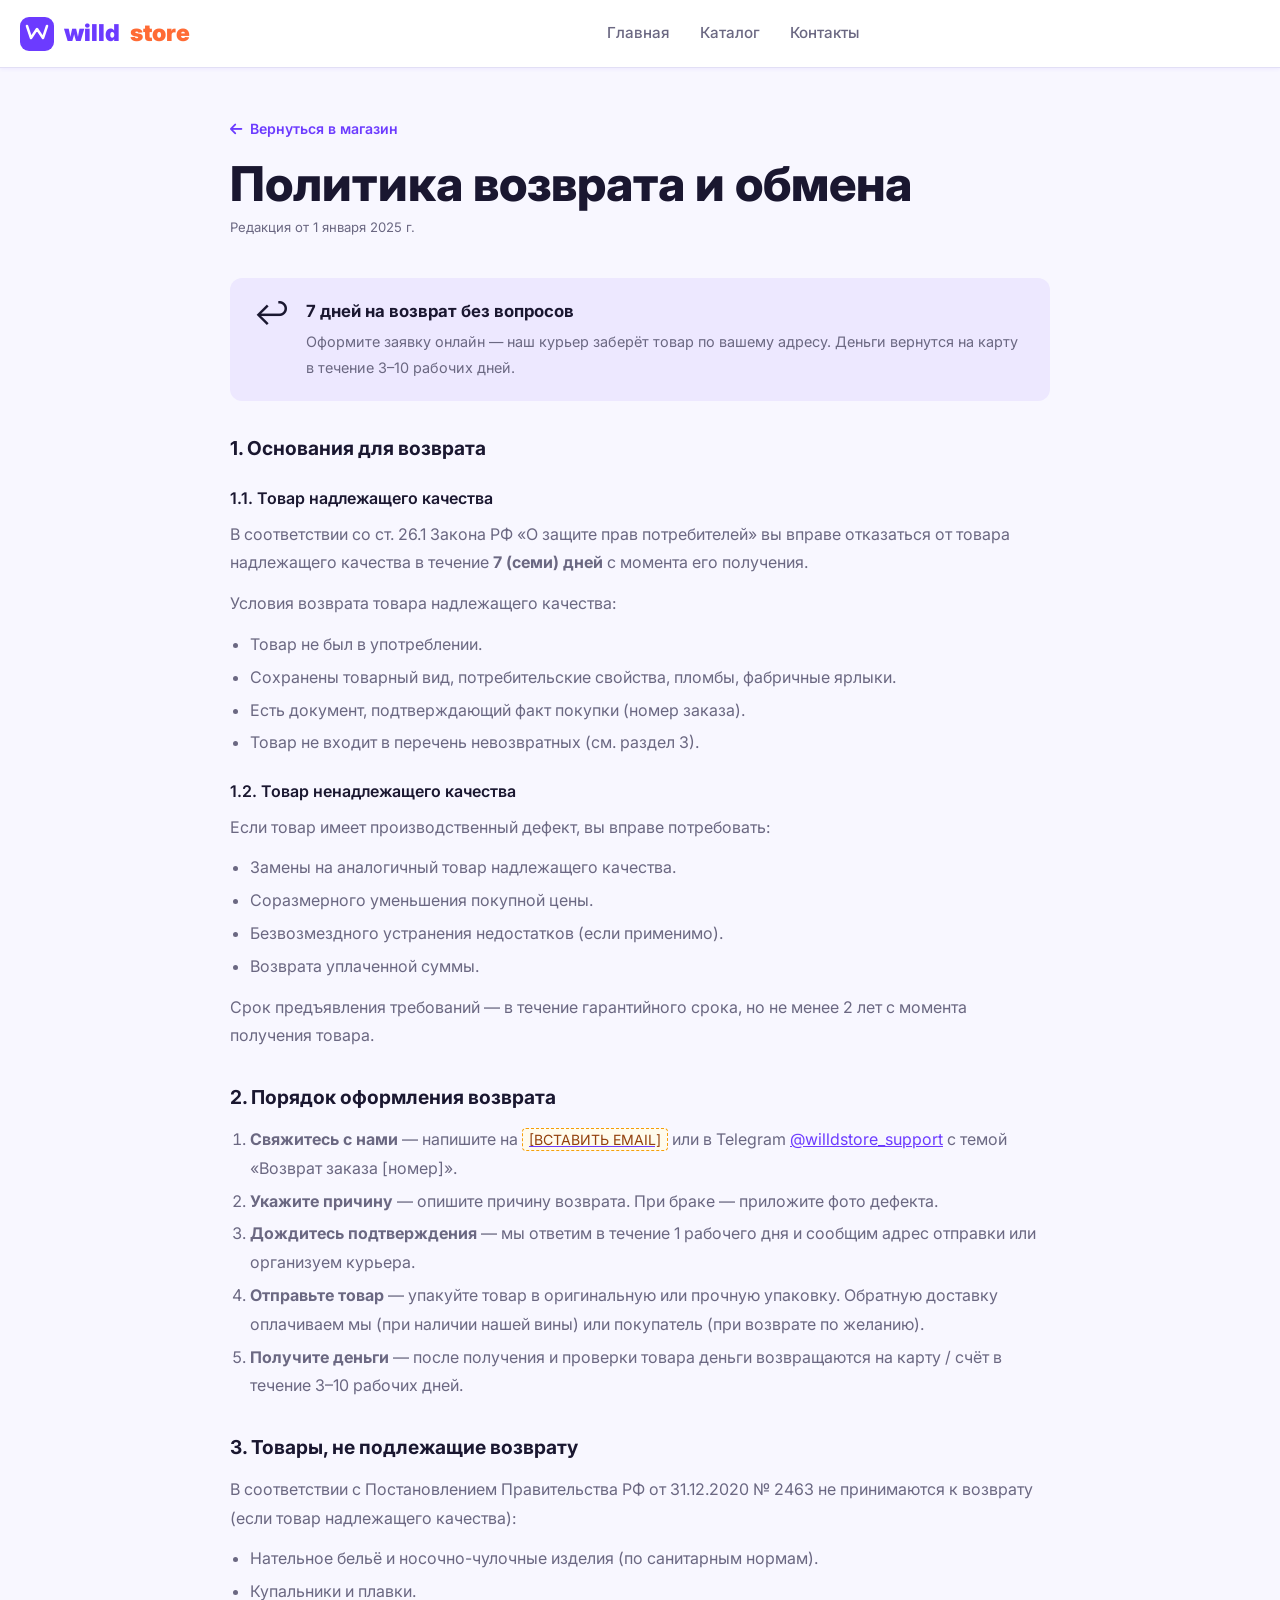
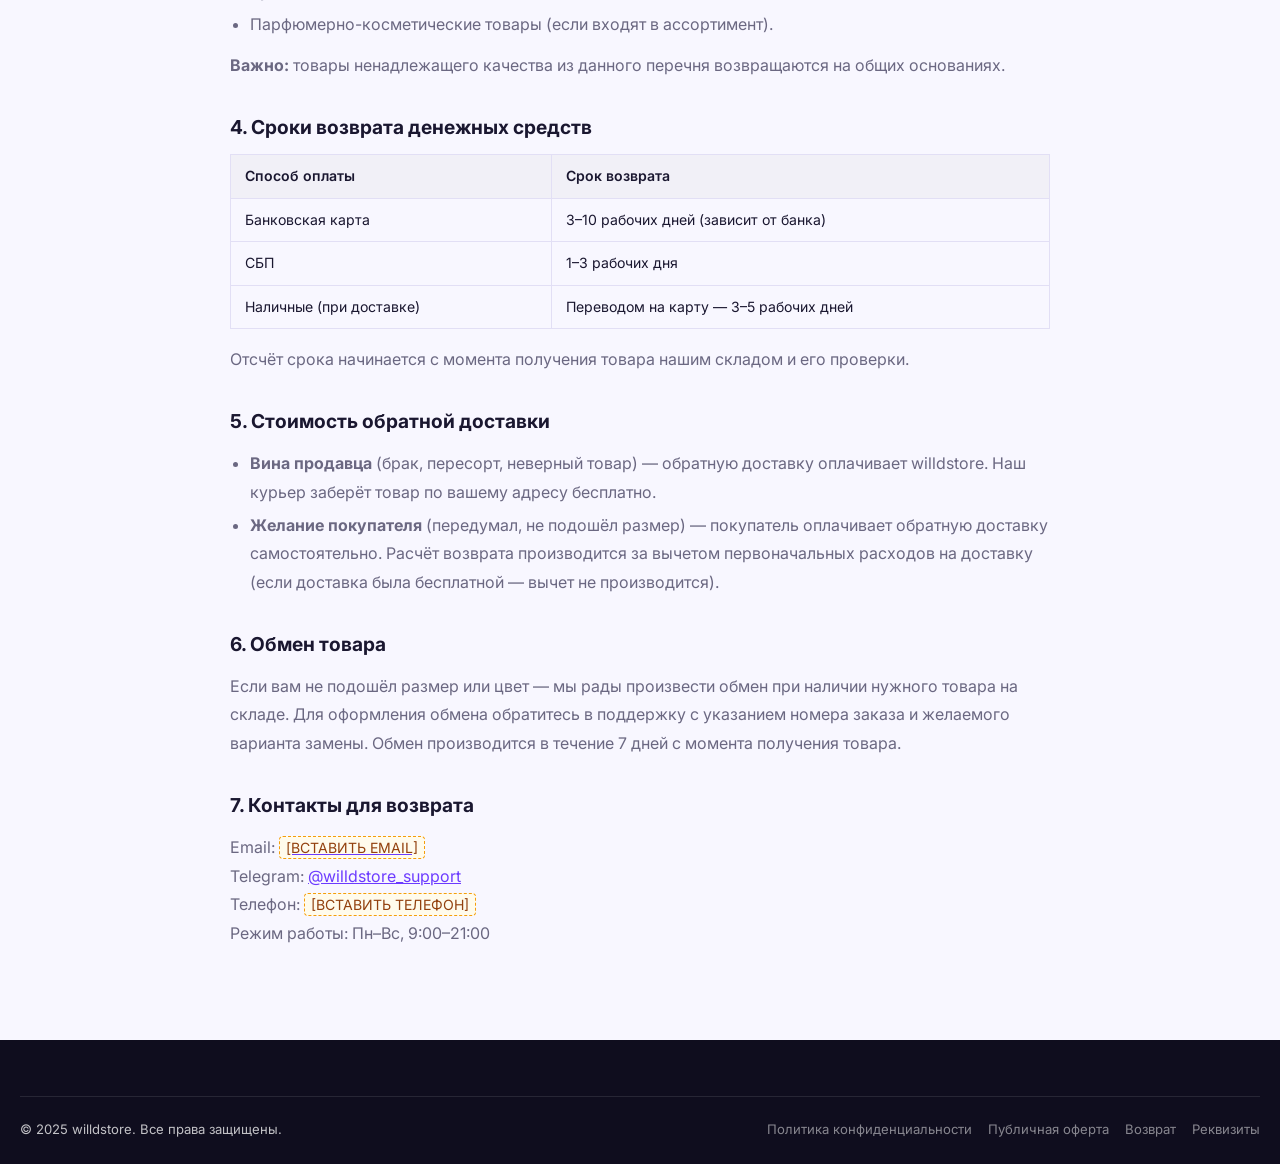
<file: return-policy.html>
<!DOCTYPE html>
<html lang="ru">
<head>
  <meta charset="UTF-8">
  <meta name="viewport" content="width=device-width, initial-scale=1.0">
  <title>Политика возврата товаров | willdstore</title>
  <meta name="description" content="7 дней на возврат без вопросов. Условия возврата и обмена товаров в интернет-магазине willdstore. Курьер заберёт по вашему адресу.">
  <meta name="robots" content="noindex, follow">
  <link rel="stylesheet" href="css/style.css">
  <link rel="stylesheet"
    href="https://cdnjs.cloudflare.com/ajax/libs/font-awesome/6.5.0/css/all.min.css"
    crossorigin="anonymous" referrerpolicy="no-referrer">
  <link rel="preconnect" href="https://fonts.googleapis.com">
  <link href="https://fonts.googleapis.com/css2?family=Inter:wght@400;500;600;700;800&display=swap" rel="stylesheet">
  <style> body { opacity: 1; } </style>
</head>
<body class="is-loaded">

<header class="header" role="banner">
  <div class="container header__inner">
    <a href="index.html" class="header__logo" aria-label="willdstore — главная">
      <svg width="34" height="34" viewBox="0 0 34 34" fill="none" aria-hidden="true">
        <rect width="34" height="34" rx="9" fill="#6c3bff"/>
        <path d="M7 9l4 12 6-9 6 9 4-12" stroke="#fff" stroke-width="2.5"
          stroke-linecap="round" stroke-linejoin="round"/>
      </svg>
      willd<span class="header__logo-accent">store</span>
    </a>
    <nav class="header__nav" aria-label="Основная навигация">
      <a href="index.html#/" class="nav__link">Главная</a>
      <a href="index.html#/catalog" class="nav__link">Каталог</a>
      <a href="contacts.html" class="nav__link">Контакты</a>
    </nav>
  </div>
</header>

<main class="legal-page" role="main">
  <div class="container">

    <div class="legal-header">
      <a href="index.html" class="legal-header__back">
        <i class="fas fa-arrow-left" aria-hidden="true"></i> Вернуться в магазин
      </a>
      <h1>Политика возврата и обмена</h1>
      <p class="legal-header__date">Редакция от 1 января 2025 г.</p>
    </div>

    <article class="legal-content">

      <!-- Блок-CTA: главная мысль сразу -->
      <div style="background:var(--primary-light);border-radius:var(--radius);padding:20px 24px;margin-bottom:32px;display:flex;gap:16px;align-items:flex-start">
        <span style="font-size:2rem;line-height:1" aria-hidden="true">↩️</span>
        <div>
          <strong style="display:block;font-size:1.05rem;margin-bottom:4px">
            7 дней на возврат без вопросов
          </strong>
          <p style="color:var(--text-muted);margin:0;font-size:.9rem">
            Оформите заявку онлайн — наш курьер заберёт товар по вашему адресу.
            Деньги вернутся на карту в течение 3–10 рабочих дней.
          </p>
        </div>
      </div>

      <h2>1. Основания для возврата</h2>

      <h3>1.1. Товар надлежащего качества</h3>
      <p>
        В соответствии со ст. 26.1 Закона РФ «О защите прав потребителей»
        вы вправе отказаться от товара надлежащего качества в течение
        <strong>7 (семи) дней</strong> с момента его получения.
      </p>
      <p>Условия возврата товара надлежащего качества:</p>
      <ul>
        <li>Товар не был в употреблении.</li>
        <li>Сохранены товарный вид, потребительские свойства, пломбы, фабричные ярлыки.</li>
        <li>Есть документ, подтверждающий факт покупки (номер заказа).</li>
        <li>Товар не входит в перечень невозвратных (см. раздел 3).</li>
      </ul>

      <h3>1.2. Товар ненадлежащего качества</h3>
      <p>
        Если товар имеет производственный дефект, вы вправе потребовать:
      </p>
      <ul>
        <li>Замены на аналогичный товар надлежащего качества.</li>
        <li>Соразмерного уменьшения покупной цены.</li>
        <li>Безвозмездного устранения недостатков (если применимо).</li>
        <li>Возврата уплаченной суммы.</li>
      </ul>
      <p>
        Срок предъявления требований — в течение гарантийного срока,
        но не менее 2 лет с момента получения товара.
      </p>

      <h2>2. Порядок оформления возврата</h2>
      <ol>
        <li>
          <strong>Свяжитесь с нами</strong> — напишите на
          <a href="mailto:[ВСТАВИТЬ EMAIL]"><span class="placeholder">[ВСТАВИТЬ EMAIL]</span></a>
          или в Telegram
          <a href="https://t.me/willdstore_support" target="_blank" rel="noopener">@willdstore_support</a>
          с темой «Возврат заказа [номер]».
        </li>
        <li>
          <strong>Укажите причину</strong> — опишите причину возврата.
          При браке — приложите фото дефекта.
        </li>
        <li>
          <strong>Дождитесь подтверждения</strong> — мы ответим в течение 1 рабочего дня
          и сообщим адрес отправки или организуем курьера.
        </li>
        <li>
          <strong>Отправьте товар</strong> — упакуйте товар в оригинальную или прочную
          упаковку. Обратную доставку оплачиваем мы (при наличии нашей вины)
          или покупатель (при возврате по желанию).
        </li>
        <li>
          <strong>Получите деньги</strong> — после получения и проверки товара деньги
          возвращаются на карту / счёт в течение 3–10 рабочих дней.
        </li>
      </ol>

      <h2>3. Товары, не подлежащие возврату</h2>
      <p>
        В соответствии с Постановлением Правительства РФ от 31.12.2020 № 2463
        не принимаются к возврату (если товар надлежащего качества):
      </p>
      <ul>
        <li>Нательное бельё и носочно-чулочные изделия (по санитарным нормам).</li>
        <li>Купальники и плавки.</li>
        <li>Парфюмерно-косметические товары (если входят в ассортимент).</li>
      </ul>
      <p>
        <strong>Важно:</strong> товары ненадлежащего качества из данного перечня
        возвращаются на общих основаниях.
      </p>

      <h2>4. Сроки возврата денежных средств</h2>
      <table>
        <thead>
          <tr>
            <th>Способ оплаты</th>
            <th>Срок возврата</th>
          </tr>
        </thead>
        <tbody>
          <tr>
            <td>Банковская карта</td>
            <td>3–10 рабочих дней (зависит от банка)</td>
          </tr>
          <tr>
            <td>СБП</td>
            <td>1–3 рабочих дня</td>
          </tr>
          <tr>
            <td>Наличные (при доставке)</td>
            <td>Переводом на карту — 3–5 рабочих дней</td>
          </tr>
        </tbody>
      </table>
      <p>
        Отсчёт срока начинается с момента получения товара нашим складом и его проверки.
      </p>

      <h2>5. Стоимость обратной доставки</h2>
      <ul>
        <li>
          <strong>Вина продавца</strong> (брак, пересорт, неверный товар) —
          обратную доставку оплачивает willdstore. Наш курьер заберёт товар
          по вашему адресу бесплатно.
        </li>
        <li>
          <strong>Желание покупателя</strong> (передумал, не подошёл размер) —
          покупатель оплачивает обратную доставку самостоятельно.
          Расчёт возврата производится за вычетом первоначальных расходов
          на доставку (если доставка была бесплатной — вычет не производится).
        </li>
      </ul>

      <h2>6. Обмен товара</h2>
      <p>
        Если вам не подошёл размер или цвет — мы рады произвести обмен при наличии
        нужного товара на складе. Для оформления обмена обратитесь в поддержку
        с указанием номера заказа и желаемого варианта замены.
        Обмен производится в течение 7 дней с момента получения товара.
      </p>

      <h2>7. Контакты для возврата</h2>
      <p>
        Email: <a href="mailto:[ВСТАВИТЬ EMAIL]"><span class="placeholder">[ВСТАВИТЬ EMAIL]</span></a><br>
        Telegram: <a href="https://t.me/willdstore_support" target="_blank" rel="noopener">@willdstore_support</a><br>
        Телефон: <span class="placeholder">[ВСТАВИТЬ ТЕЛЕФОН]</span><br>
        Режим работы: Пн–Вс, 9:00–21:00
      </p>

    </article>
  </div>
</main>

<footer class="footer" role="contentinfo">
  <div class="container">
    <div class="footer__bottom">
      <p>© 2025 willdstore. Все права защищены.</p>
      <nav class="footer__legal">
        <a href="privacy-policy.html">Политика конфиденциальности</a>
        <a href="public-offer.html">Публичная оферта</a>
        <a href="return-policy.html">Возврат</a>
        <a href="contacts.html">Реквизиты</a>
      </nav>
    </div>
  </div>
</footer>

</body>
</html>
</file>
<file: css/style.css>
/* ════════════════════════════════════════
   willdstore — style.css
   Mobile-first, CSS Custom Properties,
   Flex/Grid, адаптив до 320px
   ════════════════════════════════════════ */

/* ── 1. Reset ───────────────────────────── */
*, *::before, *::after { box-sizing: border-box; margin: 0; padding: 0; }
html { scroll-behavior: smooth; -webkit-text-size-adjust: 100%; }
body { font-family: 'Inter', 'Segoe UI', Arial, sans-serif; background: var(--bg); color: var(--text); line-height: 1.6; min-height: 100vh; display: flex; flex-direction: column; opacity: 0; transition: opacity .25s; }
body.is-loaded { opacity: 1; }
body.nav-open { overflow: hidden; }
img { max-width: 100%; height: auto; display: block; }
a { text-decoration: none; color: inherit; }
ul, ol { list-style: none; }
button { cursor: pointer; border: none; background: none; font: inherit; }
input, select, textarea { font: inherit; }
main { flex: 1; }
fieldset { border: none; }
legend { font: inherit; }

/* ── 2. Переменные ─────────────────────── */
:root {
  --primary:        #6c3bff;
  --primary-dark:   #5228e8;
  --primary-light:  #ede8ff;
  --accent:         #ff6b35;
  --accent-dark:    #e55a27;
  --success:        #22c55e;
  --danger:         #ef4444;
  --warning:        #f59e0b;

  --bg:             #f8f7ff;
  --bg-card:        #ffffff;
  --bg-muted:       #f1f0f7;
  --border:         #e2dff5;

  --text:           #1a1730;
  --text-muted:     #6b6882;
  --text-light:     #9997b0;

  --shadow-sm:      0 1px 4px rgba(108,59,255,.08);
  --shadow:         0 4px 16px rgba(108,59,255,.12);
  --shadow-lg:      0 12px 40px rgba(108,59,255,.18);

  --radius-sm:      6px;
  --radius:         12px;
  --radius-lg:      20px;
  --radius-full:    9999px;

  --transition:     .2s ease;
  --header-h:       68px;
  --container:      1280px;
}

/* ── 3. Утилиты ─────────────────────────── */
.sr-only { position: absolute; width: 1px; height: 1px; padding: 0; margin: -1px; overflow: hidden; clip: rect(0,0,0,0); white-space: nowrap; border: 0; }
.container { max-width: var(--container); margin: 0 auto; padding: 0 20px; }
.section { padding: 64px 0; }
.section--muted { background: var(--bg-muted); }
.section-sm { padding: 40px 0; }
.section-foot { text-align: center; margin-top: 32px; }
.text-success { color: var(--success); }
.text-danger  { color: var(--danger); }
.text-muted   { color: var(--text-muted); }
.btn-link { background: none; border: none; color: var(--primary); cursor: pointer; text-decoration: underline; font: inherit; padding: 0; }

/* ── 4. Типографика ─────────────────────── */
h1 { font-size: clamp(1.8rem, 4vw, 3rem); font-weight: 800; line-height: 1.15; }
h2 { font-size: clamp(1.4rem, 3vw, 2.2rem); font-weight: 700; }
h3 { font-size: clamp(1.05rem, 2vw, 1.35rem); font-weight: 600; }
.page-title { margin-bottom: 24px; display: flex; align-items: center; gap: 12px; }
.page-title__count { font-size: 1.1rem; color: var(--text-muted); font-weight: 500; }

/* ── 5. Кнопки ──────────────────────────── */
.btn {
  display: inline-flex; align-items: center; justify-content: center;
  gap: 8px; padding: 12px 24px;
  border-radius: var(--radius-full);
  font-weight: 600; font-size: .95rem;
  transition: all var(--transition);
  white-space: nowrap; cursor: pointer;
}
.btn:focus-visible { outline: 3px solid var(--primary); outline-offset: 2px; }
.btn--primary { background: var(--primary); color: #fff; box-shadow: 0 4px 14px rgba(108,59,255,.38); }
.btn--primary:hover { background: var(--primary-dark); transform: translateY(-1px); }
.btn--primary:active { transform: none; }
.btn--primary:disabled, .btn--primary[aria-disabled="true"] { opacity: .5; pointer-events: none; }
.btn--accent  { background: var(--accent); color: #fff; box-shadow: 0 4px 14px rgba(255,107,53,.35); }
.btn--accent:hover { background: var(--accent-dark); }
.btn--outline { border: 2px solid var(--primary); color: var(--primary); }
.btn--outline:hover { background: var(--primary); color: #fff; }
.btn--outline-light { border: 2px solid rgba(255,255,255,.5); color: #fff; }
.btn--outline-light:hover { background: rgba(255,255,255,.15); }
.btn--ghost { color: var(--text-muted); }
.btn--ghost:hover { color: var(--primary); background: var(--primary-light); }
.btn--sm  { padding: 8px 16px; font-size: .85rem; }
.btn--lg  { padding: 15px 32px; font-size: 1.05rem; }
.btn--full { width: 100%; }
.btn--icon { padding: 10px; border-radius: var(--radius-full); }
.btn--icon.is-active { color: var(--danger); border-color: var(--danger); background: #fff0f0; }

/* ── 6. Бейджи ──────────────────────────── */
.badge { display: inline-flex; align-items: center; justify-content: center; padding: 3px 9px; border-radius: var(--radius-full); font-size: .7rem; font-weight: 700; text-transform: uppercase; letter-spacing: .05em; }
.badge--new    { background: var(--success); color: #fff; }
.badge--hit    { background: var(--accent);  color: #fff; }
.badge--sale   { background: var(--danger);  color: #fff; }
.badge--status { background: #e8f5e9; color: var(--success); }

/* ── 7. Header ──────────────────────────── */
.header { position: sticky; top: 0; z-index: 1000; height: var(--header-h); background: rgba(255,255,255,.95); backdrop-filter: blur(12px); -webkit-backdrop-filter: blur(12px); border-bottom: 1px solid var(--border); box-shadow: var(--shadow-sm); }
.header__inner { height: 100%; display: flex; align-items: center; gap: 16px; }

.header__logo { display: flex; align-items: center; gap: 10px; font-size: 1.45rem; font-weight: 900; color: var(--primary); white-space: nowrap; }
.header__logo svg { flex-shrink: 0; }
.header__logo-accent { color: var(--accent); }

.header__nav { display: flex; gap: 2px; margin: 0 auto; }
.nav__link { padding: 8px 14px; border-radius: var(--radius-sm); font-weight: 500; font-size: .95rem; color: var(--text-muted); transition: all var(--transition); }
.nav__link:hover, .nav__link.is-active { color: var(--primary); background: var(--primary-light); }
.nav__link:focus-visible { outline: 2px solid var(--primary); }

/* Поиск в шапке */
.header__search { position: relative; flex: 0 0 200px; }
.header__search-icon { position: absolute; left: 12px; top: 50%; transform: translateY(-50%); color: var(--text-light); font-size: .9rem; pointer-events: none; }
.header__search input { width: 100%; padding: 8px 36px 8px 36px; border: 1.5px solid var(--border); border-radius: var(--radius-full); background: var(--bg); font-size: .9rem; transition: all var(--transition); }
.header__search input:focus { outline: none; border-color: var(--primary); box-shadow: 0 0 0 3px rgba(108,59,255,.12); }
.header__search-clear { position: absolute; right: 10px; top: 50%; transform: translateY(-50%); color: var(--text-light); font-size: .8rem; cursor: pointer; display: none; }
.header__search input:not(:placeholder-shown) + .header__search-clear { display: block; }

/* Кнопки-иконки в шапке */
.header__actions { display: flex; gap: 4px; }
.header__btn { position: relative; width: 42px; height: 42px; display: flex; align-items: center; justify-content: center; border-radius: var(--radius-full); color: var(--text-muted); transition: all var(--transition); font-size: 1rem; }
.header__btn:hover { color: var(--primary); background: var(--primary-light); }
.header__btn:focus-visible { outline: 2px solid var(--primary); }
.header__user-avatar { width: 30px; height: 30px; background: var(--primary); border-radius: 50%; color: #fff; display: flex; align-items: center; justify-content: center; font-weight: 700; font-size: .85rem; }

/* Бейдж-счётчик */
.cart-badge, .fav-badge { position: absolute; top: 2px; right: 2px; min-width: 18px; height: 18px; padding: 0 4px; background: var(--accent); color: #fff; font-size: .62rem; font-weight: 700; border-radius: var(--radius-full); display: flex; align-items: center; justify-content: center; border: 2px solid #fff; }

/* Бургер */
.burger { display: none; flex-direction: column; gap: 5px; padding: 8px; width: 42px; height: 42px; align-items: center; justify-content: center; }
.burger span { display: block; width: 22px; height: 2px; background: var(--text); border-radius: 2px; transition: all var(--transition); transform-origin: center; }

/* Мобильное меню */
.mobile-nav { display: none; position: fixed; inset: var(--header-h) 0 0 0; z-index: 999; background: #fff; padding: 20px; flex-direction: column; gap: 6px; overflow-y: auto; }
.mobile-nav.is-open { display: flex; }
.mobile-nav__link { padding: 14px 16px; border-radius: var(--radius); font-weight: 500; font-size: 1rem; color: var(--text); display: flex; align-items: center; gap: 12px; transition: all var(--transition); }
.mobile-nav__link:hover, .mobile-nav__link.is-active { color: var(--primary); background: var(--primary-light); }
.mobile-nav__search { padding: 12px 16px; }

/* ── 8. Hero ─────────────────────────────── */
.hero { background: linear-gradient(135deg, #1a1730 0%, #3d2099 55%, #6c3bff 100%); color: #fff; padding: 80px 0 60px; position: relative; overflow: hidden; }
.hero::before { content: ''; position: absolute; top: -40%; right: -5%; width: 500px; height: 500px; background: radial-gradient(circle, rgba(255,107,53,.3) 0%, transparent 70%); border-radius: 50%; pointer-events: none; }
.hero__inner { position: relative; display: grid; grid-template-columns: 1fr 1fr; gap: 40px; align-items: center; }
.hero__label { display: inline-flex; align-items: center; gap: 8px; background: rgba(255,255,255,.15); border: 1px solid rgba(255,255,255,.25); border-radius: var(--radius-full); padding: 6px 14px; font-size: .85rem; font-weight: 600; margin-bottom: 16px; }
.hero__title { color: #fff; margin-bottom: 16px; }
.hero__title-accent { color: var(--accent); }
.hero__subtitle { color: rgba(255,255,255,.82); font-size: 1.05rem; margin-bottom: 28px; }
.hero__actions { display: flex; gap: 12px; flex-wrap: wrap; }
.hero__stats { display: flex; gap: 28px; margin-top: 36px; flex-wrap: wrap; }
.hero__stat-num { font-size: 1.9rem; font-weight: 800; color: #fff; display: block; }
.hero__stat-label { font-size: .78rem; color: rgba(255,255,255,.65); text-transform: uppercase; letter-spacing: .06em; }
.hero__visual { display: flex; gap: 12px; justify-content: flex-end; }
.hero__card { background: rgba(255,255,255,.12); border: 1px solid rgba(255,255,255,.2); border-radius: var(--radius-lg); overflow: hidden; flex: 1; max-width: 195px; transition: transform var(--transition); }
.hero__card:hover { transform: translateY(-6px); }
.hero__card-img { width: 100%; aspect-ratio: 3/4; object-fit: cover; }
.hero__card-body { padding: 12px; }
.hero__card-name { font-weight: 600; font-size: .82rem; color: #fff; margin-bottom: 4px; }
.hero__card-price { font-weight: 800; color: var(--accent); font-size: .95rem; }

/* ── 9. Section Heads ───────────────────── */
.section-head { text-align: center; margin-bottom: 36px; }
.section-head__label { display: inline-block; font-size: .78rem; font-weight: 700; text-transform: uppercase; letter-spacing: .12em; color: var(--primary); background: var(--primary-light); padding: 4px 12px; border-radius: var(--radius-full); margin-bottom: 10px; }
.section-head__title { margin-bottom: 8px; }
.section-head__sub { color: var(--text-muted); max-width: 500px; margin: 0 auto; }

/* ── 10. Карточка товара ─────────────────── */
.products-grid { display: grid; grid-template-columns: repeat(auto-fill, minmax(240px, 1fr)); gap: 20px; }

.product-card { background: var(--bg-card); border: 1px solid var(--border); border-radius: var(--radius-lg); overflow: hidden; transition: all var(--transition); position: relative; }
.product-card:hover { box-shadow: var(--shadow-lg); transform: translateY(-4px); border-color: var(--primary); }
.product-card:focus-within { box-shadow: var(--shadow); }

.product-card__badges { position: absolute; top: 12px; left: 12px; display: flex; flex-direction: column; gap: 6px; z-index: 2; pointer-events: none; }
.product-card__fav { position: absolute; top: 12px; right: 12px; z-index: 2; width: 34px; height: 34px; background: rgba(255,255,255,.92); backdrop-filter: blur(4px); border-radius: var(--radius-full); display: flex; align-items: center; justify-content: center; color: var(--text-light); font-size: .9rem; transition: all var(--transition); border: 1.5px solid var(--border); }
.product-card__fav:hover { color: var(--danger); border-color: var(--danger); }
.product-card__fav.is-active { color: var(--danger); border-color: var(--danger); background: #fff0f0; }
.product-card__fav:focus-visible { outline: 2px solid var(--primary); }

.product-card__img-wrap { display: block; overflow: hidden; aspect-ratio: 3/4; background: var(--bg-muted); }
.product-card__img { width: 100%; height: 100%; object-fit: cover; transition: transform .4s ease; }
.product-card:hover .product-card__img { transform: scale(1.05); }

.product-card__body { padding: 14px; }
.product-card__brand { font-size: .73rem; color: var(--text-light); text-transform: uppercase; letter-spacing: .08em; margin-bottom: 4px; }
.product-card__title-link { display: block; }
.product-card__name { font-weight: 600; font-size: .92rem; color: var(--text); margin-bottom: 8px; line-height: 1.35; display: -webkit-box; -webkit-line-clamp: 2; -webkit-box-orient: vertical; overflow: hidden; }
.product-card__rating { display: flex; align-items: center; gap: 5px; margin-bottom: 10px; }
.stars { color: var(--warning); font-size: .78rem; letter-spacing: 1px; }
.product-card__reviews { font-size: .75rem; color: var(--text-muted); }
.product-card__footer { display: flex; align-items: center; justify-content: space-between; gap: 8px; }
.product-card__prices { display: flex; flex-direction: column; }
.product-card__price { font-size: 1.1rem; font-weight: 800; color: var(--primary); }
.product-card__old-price { font-size: .78rem; color: var(--text-light); text-decoration: line-through; }
.product-card__add { width: 36px; height: 36px; background: var(--primary); color: #fff; border-radius: var(--radius-full); display: flex; align-items: center; justify-content: center; font-size: .95rem; transition: all var(--transition); flex-shrink: 0; }
.product-card__add:hover { background: var(--primary-dark); transform: scale(1.1); }
.product-card__add.is-in-cart { background: var(--success); }
.product-card__add:focus-visible { outline: 2px solid var(--primary); }

/* ── 11. Категории ──────────────────────── */
.cats-grid { display: grid; grid-template-columns: repeat(auto-fill, minmax(200px, 1fr)); gap: 16px; }
.cat-card { background: var(--bg-card); border: 2px solid var(--border); border-radius: var(--radius-lg); padding: 28px 20px; text-align: center; display: flex; flex-direction: column; align-items: center; gap: 10px; transition: all var(--transition); }
.cat-card:hover, .cat-card.is-active { border-color: var(--primary); background: var(--primary-light); box-shadow: var(--shadow); }
.cat-card:focus-visible { outline: 3px solid var(--primary); }
.cat-card__icon { font-size: 2rem; color: var(--primary); }
.cat-card__name { font-weight: 600; font-size: .95rem; color: var(--text); }
.cat-card__count { font-size: .8rem; color: var(--text-muted); }

/* ── 12. Преимущества ───────────────────── */
.adv-grid { display: grid; grid-template-columns: repeat(auto-fill, minmax(220px, 1fr)); gap: 20px; }
.adv-card { background: var(--bg-card); border: 1px solid var(--border); border-radius: var(--radius-lg); padding: 28px 22px; text-align: center; }
.adv-card__icon { width: 56px; height: 56px; margin: 0 auto 14px; background: var(--primary-light); border-radius: var(--radius-full); display: flex; align-items: center; justify-content: center; font-size: 1.3rem; color: var(--primary); }
.adv-card__title { font-weight: 700; margin-bottom: 8px; }
.adv-card__text { font-size: .88rem; color: var(--text-muted); line-height: 1.65; }

/* ── 13. Отзывы ─────────────────────────── */
.reviews-grid { display: grid; grid-template-columns: repeat(auto-fill, minmax(280px, 1fr)); gap: 20px; }
.reviews-grid--compact .review-card { padding: 14px; }
.review-card { background: var(--bg-card); border: 1px solid var(--border); border-radius: var(--radius-lg); padding: 20px; }
.review-card__head { display: flex; align-items: center; gap: 12px; margin-bottom: 12px; }
.review-card__avatar { width: 46px; height: 46px; border-radius: 50%; overflow: hidden; flex-shrink: 0; }
.review-card__initials { width: 100%; height: 100%; background: var(--primary); display: flex; align-items: center; justify-content: center; font-weight: 700; color: #fff; font-size: .95rem; }
.review-card__name { font-weight: 600; font-size: .9rem; }
.review-card__city { font-size: .78rem; color: var(--text-muted); }
.review-card__rating { margin-left: auto; }
.review-card__text { font-size: .88rem; color: var(--text-muted); line-height: 1.7; font-style: italic; margin-bottom: 8px; }
.review-card__product { font-size: .78rem; color: var(--text-light); }
.review-card__product a { color: var(--primary); }
.empty-reviews { color: var(--text-muted); font-size: .9rem; }

/* ── 14. Newsletter ─────────────────────── */
.newsletter { background: linear-gradient(135deg, var(--primary) 0%, #9b59f5 100%); padding: 64px 0; }
.newsletter__inner { display: flex; align-items: center; gap: 40px; flex-wrap: wrap; justify-content: space-between; }
.newsletter__title { color: #fff; margin-bottom: 6px; }
.newsletter__sub { color: rgba(255,255,255,.85); }
.newsletter-form { display: flex; flex: 0 0 420px; max-width: 100%; background: rgba(255,255,255,.15); border: 1px solid rgba(255,255,255,.3); border-radius: var(--radius-full); overflow: hidden; }
.newsletter-form__input { flex: 1; background: none; border: none; padding: 14px 20px; color: #fff; outline: none; font-size: .95rem; }
.newsletter-form__input::placeholder { color: rgba(255,255,255,.6); }
.newsletter-form__btn { background: #fff; color: var(--primary); padding: 14px 22px; font-weight: 700; font-size: .9rem; border-radius: 0 var(--radius-full) var(--radius-full) 0; white-space: nowrap; transition: all var(--transition); }
.newsletter-form__btn:hover { background: var(--primary-light); }

/* ── 15. Footer ─────────────────────────── */
.footer { background: #0f0d1e; color: rgba(255,255,255,.75); padding: 56px 0 24px; }
.footer__grid { display: grid; grid-template-columns: 2fr 1fr 1fr 1fr; gap: 40px; margin-bottom: 40px; }
.footer__logo { font-size: 1.4rem; font-weight: 900; color: #fff; margin-bottom: 12px; }
.footer__logo-accent { color: var(--accent); }
.footer__desc { font-size: .88rem; line-height: 1.7; margin-bottom: 18px; }
.footer__socials { display: flex; gap: 10px; }
.footer__social { width: 38px; height: 38px; background: rgba(255,255,255,.08); border-radius: var(--radius-sm); display: flex; align-items: center; justify-content: center; color: rgba(255,255,255,.7); transition: all var(--transition); }
.footer__social:hover { background: var(--primary); color: #fff; }
.footer__social:focus-visible { outline: 2px solid var(--primary); }
.footer__col-title { font-size: .82rem; font-weight: 700; color: #fff; text-transform: uppercase; letter-spacing: .1em; margin-bottom: 14px; }
.footer__col-links { display: flex; flex-direction: column; gap: 8px; }
.footer__col-links a { font-size: .88rem; transition: color var(--transition); }
.footer__col-links a:hover { color: var(--primary); }
.footer__bottom { border-top: 1px solid rgba(255,255,255,.1); padding-top: 22px; display: flex; justify-content: space-between; align-items: center; flex-wrap: wrap; gap: 12px; font-size: .82rem; }
.footer__legal { display: flex; gap: 16px; flex-wrap: wrap; }
.footer__legal a { color: rgba(255,255,255,.5); transition: color var(--transition); }
.footer__legal a:hover { color: rgba(255,255,255,.8); }

/* ── 16. Breadcrumb ─────────────────────── */
.breadcrumb { padding: 14px 0; }
.breadcrumb__list { display: flex; align-items: center; flex-wrap: wrap; gap: 4px; font-size: .82rem; color: var(--text-muted); }
.breadcrumb__sep { margin: 0 2px; color: var(--border); }
.breadcrumb__item--current { color: var(--text); font-weight: 500; }
.breadcrumb__link { transition: color var(--transition); }
.breadcrumb__link:hover { color: var(--primary); }

/* ── 17. Каталог ────────────────────────── */
.catalog-layout { display: grid; grid-template-columns: 260px 1fr; gap: 28px; align-items: start; }

.filter-panel { background: var(--bg-card); border: 1px solid var(--border); border-radius: var(--radius-lg); padding: 22px; position: sticky; top: calc(var(--header-h) + 16px); }
.filter-panel__head { display: flex; align-items: center; justify-content: space-between; margin-bottom: 18px; }
.filter-panel__title { font-weight: 700; font-size: .95rem; display: flex; align-items: center; gap: 8px; }
.filter-group { margin-bottom: 22px; }
.filter-group__label { font-size: .75rem; font-weight: 700; text-transform: uppercase; letter-spacing: .08em; color: var(--text-muted); margin-bottom: 10px; }
.filter-group__options { display: flex; flex-wrap: wrap; gap: 6px; }
.filter-group__options--col { flex-direction: column; }
.filter-chip { padding: 6px 13px; border-radius: var(--radius-full); font-size: .85rem; font-weight: 500; border: 1.5px solid var(--border); color: var(--text-muted); transition: all var(--transition); cursor: pointer; background: none; }
.filter-chip:hover { border-color: var(--primary); color: var(--primary); }
.filter-chip.is-active { background: var(--primary); border-color: var(--primary); color: #fff; }
.filter-chip:focus-visible { outline: 2px solid var(--primary); }
.price-range__inputs { display: flex; align-items: center; gap: 8px; }
.price-range__input { flex: 1; padding: 8px 10px; border: 1.5px solid var(--border); border-radius: var(--radius-sm); font-size: .85rem; background: var(--bg); transition: all var(--transition); width: 0; }
.price-range__input:focus { outline: none; border-color: var(--primary); }
.price-range__sep { color: var(--text-light); flex-shrink: 0; }

.catalog-toolbar { display: flex; align-items: center; justify-content: space-between; margin-bottom: 20px; gap: 12px; flex-wrap: wrap; }
.catalog-toolbar__count { font-size: .88rem; color: var(--text-muted); }
.catalog-sort { padding: 9px 14px; border: 1.5px solid var(--border); border-radius: var(--radius-sm); background: var(--bg-card); font-size: .9rem; color: var(--text); cursor: pointer; }
.catalog-sort:focus { outline: none; border-color: var(--primary); }
.filter-toggle-btn { display: none; }

.pagination { display: flex; justify-content: center; align-items: center; gap: 6px; margin-top: 32px; }
.page-btn { min-width: 38px; height: 38px; padding: 0 10px; border: 1.5px solid var(--border); border-radius: var(--radius-sm); font-weight: 600; font-size: .88rem; display: flex; align-items: center; justify-content: center; transition: all var(--transition); cursor: pointer; }
.page-btn:hover:not(:disabled) { border-color: var(--primary); color: var(--primary); }
.page-btn.is-active { background: var(--primary); border-color: var(--primary); color: #fff; }
.page-btn:disabled { opacity: .35; cursor: not-allowed; }

/* ── 18. Карточка товара (страница) ─────── */
.product-page { padding: 32px 0 64px; }
.product-layout { display: grid; grid-template-columns: 1fr 1fr; gap: 48px; align-items: start; }
.product-gallery { position: sticky; top: calc(var(--header-h) + 16px); }
.product-gallery__main { border-radius: var(--radius-lg); overflow: hidden; aspect-ratio: 3/4; background: var(--bg-muted); }
.product-gallery__img { width: 100%; height: 100%; object-fit: cover; }
.product-info__brand { font-size: .85rem; color: var(--text-muted); text-transform: uppercase; letter-spacing: .1em; margin-bottom: 6px; }
.product-info__name { font-size: clamp(1.4rem, 3vw, 2rem); font-weight: 800; margin-bottom: 12px; }
.product-info__rating { display: flex; align-items: center; gap: 10px; margin-bottom: 18px; flex-wrap: wrap; }
.product-info__rating-val { font-weight: 700; }
.product-info__reviews-link { font-size: .85rem; color: var(--primary); text-decoration: underline; cursor: pointer; }
.product-info__prices { margin-bottom: 8px; display: flex; align-items: baseline; gap: 10px; flex-wrap: wrap; }
.product-info__price { font-size: 2.1rem; font-weight: 900; color: var(--primary); }
.product-info__old-price { font-size: 1.05rem; color: var(--text-light); text-decoration: line-through; }
.product-info__discount { font-size: .8rem; }
.product-info__stock { font-size: .88rem; margin-bottom: 20px; display: flex; align-items: center; gap: 6px; }
.product-info__stock--in  { color: var(--success); }
.product-info__stock--out { color: var(--danger); }

.size-picker { margin-bottom: 20px; }
.size-picker__label { font-size: .82rem; font-weight: 700; color: var(--text-muted); text-transform: uppercase; letter-spacing: .08em; margin-bottom: 10px; }
.size-picker__btns { display: flex; flex-wrap: wrap; gap: 8px; }
.size-btn { min-width: 46px; padding: 8px 12px; border: 2px solid var(--border); border-radius: var(--radius-sm); font-weight: 600; font-size: .9rem; transition: all var(--transition); cursor: pointer; background: none; }
.size-btn:hover { border-color: var(--primary); color: var(--primary); }
.size-btn.is-active { border-color: var(--primary); background: var(--primary); color: #fff; }
.size-btn:focus-visible { outline: 2px solid var(--primary); }

.qty-picker { display: flex; align-items: center; gap: 14px; margin-bottom: 22px; }
.qty-picker__label { font-size: .82rem; font-weight: 700; color: var(--text-muted); text-transform: uppercase; letter-spacing: .08em; }
.qty-control { display: flex; align-items: center; border: 2px solid var(--border); border-radius: var(--radius-sm); overflow: hidden; }
.qty-control__btn { width: 38px; height: 38px; font-size: 1.2rem; font-weight: 700; color: var(--text-muted); transition: all var(--transition); flex-shrink: 0; }
.qty-control__btn:hover { background: var(--bg-muted); color: var(--primary); }
.qty-control__input { width: 50px; height: 38px; text-align: center; border: none; border-left: 2px solid var(--border); border-right: 2px solid var(--border); font-weight: 700; -moz-appearance: textfield; }
.qty-control__input::-webkit-outer-spin-button, .qty-control__input::-webkit-inner-spin-button { -webkit-appearance: none; }
.qty-control__input:focus { outline: none; }

.product-actions { display: flex; gap: 12px; margin-bottom: 28px; }
.product-actions__add { flex: 1; }

.product-tabs { margin-top: 32px; }
.tabs-nav { display: flex; border-bottom: 2px solid var(--border); margin-bottom: 18px; overflow-x: auto; }
.tab-btn { padding: 10px 18px; font-weight: 600; font-size: .9rem; color: var(--text-muted); border-bottom: 2px solid transparent; margin-bottom: -2px; transition: all var(--transition); white-space: nowrap; }
.tab-btn:hover { color: var(--primary); }
.tab-btn.is-active { color: var(--primary); border-bottom-color: var(--primary); }
.tab-btn:focus-visible { outline: 2px solid var(--primary); }
.tab-content { display: none; }
.tab-content.is-active { display: block; }
.tab-content__text { color: var(--text-muted); line-height: 1.8; }

.specs-list { width: 100%; border-collapse: collapse; }
.specs-list__row { display: grid; grid-template-columns: 1fr 1fr; }
.specs-list__key { padding: 10px 0; border-bottom: 1px solid var(--border); color: var(--text-muted); font-size: .9rem; }
.specs-list__val { padding: 10px 0; border-bottom: 1px solid var(--border); font-weight: 600; font-size: .9rem; }

.similar-section { margin-top: 64px; }
.similar-section__title { font-size: 1.5rem; font-weight: 700; margin-bottom: 24px; }

/* ── 19. Корзина ────────────────────────── */
.cart-page { padding: 32px 0 64px; }
.cart-layout { display: grid; grid-template-columns: 1fr 360px; gap: 24px; align-items: start; }
.cart-items { display: flex; flex-direction: column; gap: 12px; }
.cart-item { background: var(--bg-card); border: 1px solid var(--border); border-radius: var(--radius-lg); padding: 16px; display: flex; gap: 16px; }
.cart-item__img-wrap { flex-shrink: 0; }
.cart-item__img { width: 90px; height: 112px; object-fit: cover; border-radius: var(--radius); }
.cart-item__info { flex: 1; min-width: 0; }
.cart-item__name { font-weight: 600; display: block; margin-bottom: 4px; overflow: hidden; text-overflow: ellipsis; white-space: nowrap; }
.cart-item__meta { font-size: .82rem; color: var(--text-muted); margin-bottom: 6px; }
.cart-item__controls { display: flex; align-items: center; gap: 10px; flex-wrap: wrap; margin-top: 8px; }
.cart-item__line-price { font-weight: 800; color: var(--primary); font-size: 1.05rem; margin-left: auto; }
.cart-item__remove { color: var(--danger); font-size: .9rem; }
.cart-item__remove:hover { opacity: .7; }

.cart-summary { background: var(--bg-card); border: 1px solid var(--border); border-radius: var(--radius-lg); padding: 22px; position: sticky; top: calc(var(--header-h) + 16px); }
.cart-summary__title { font-size: 1.05rem; font-weight: 700; margin-bottom: 16px; }
.cart-summary__rows { margin-bottom: 4px; }
.cart-summary__row { display: flex; justify-content: space-between; font-size: .9rem; padding: 8px 0; border-bottom: 1px solid var(--border); }
.cart-summary__row:last-child { border: none; }
.cart-summary__row--item .cart-summary__item-name { max-width: 60%; overflow: hidden; text-overflow: ellipsis; white-space: nowrap; }
.cart-summary__divider { height: 1px; background: var(--border); margin: 8px 0; }
.cart-summary__total { display: flex; justify-content: space-between; font-weight: 800; font-size: 1.15rem; padding-top: 12px; border-top: 2px solid var(--border); margin-top: 4px; margin-bottom: 16px; }
.cart-summary__total-val { color: var(--primary); }
.cart-summary__cta { margin-top: 8px; }

.promo-form { display: flex; gap: 8px; margin-bottom: 8px; }
.promo-form__input { flex: 1; padding: 10px 12px; border: 1.5px solid var(--border); border-radius: var(--radius-sm); font-size: .88rem; }
.promo-form__input:focus { outline: none; border-color: var(--primary); }
.promo-ok  { font-size: .82rem; color: var(--success); display: flex; align-items: center; gap: 5px; margin-bottom: 12px; }
.promo-err { font-size: .82rem; color: var(--danger); display: flex; align-items: center; gap: 5px; margin-bottom: 12px; }

/* ── 20. Оформление заказа ──────────────── */
.checkout-page { padding: 32px 0 64px; }
.checkout-layout { display: grid; grid-template-columns: 1fr 360px; gap: 24px; align-items: start; }
.checkout-form { background: var(--bg-card); border: 1px solid var(--border); border-radius: var(--radius-lg); padding: 28px; }
.checkout-summary { position: sticky; top: calc(var(--header-h) + 16px); }
.form-section { margin-bottom: 28px; padding-bottom: 28px; border-bottom: 1px solid var(--border); }
.form-section:last-of-type { border: none; margin-bottom: 0; }
.form-section__title { font-weight: 700; font-size: .98rem; margin-bottom: 16px; display: flex; align-items: center; gap: 8px; color: var(--text); }
.form-grid { display: grid; grid-template-columns: 1fr 1fr; gap: 14px; }
.form-group { display: flex; flex-direction: column; gap: 5px; }
.form-group--full { grid-column: 1 / -1; }
.form-label { font-size: .82rem; font-weight: 600; color: var(--text-muted); }
.form-input { padding: 11px 14px; border: 1.5px solid var(--border); border-radius: var(--radius-sm); font-size: .93rem; background: var(--bg); transition: all var(--transition); width: 100%; }
.form-input:focus { outline: none; border-color: var(--primary); box-shadow: 0 0 0 3px rgba(108,59,255,.1); }
.form-input.is-error { border-color: var(--danger); }
.form-input--textarea { resize: vertical; min-height: 80px; }
.form-error { font-size: .78rem; color: var(--danger); min-height: 16px; }

.delivery-options, .payment-options { display: flex; flex-direction: column; gap: 10px; margin-top: 14px; }
.delivery-option, .payment-option { display: flex; align-items: flex-start; gap: 12px; padding: 14px; border: 2px solid var(--border); border-radius: var(--radius); cursor: pointer; transition: all var(--transition); }
.delivery-option:has(input:checked), .payment-option:has(input:checked) { border-color: var(--primary); background: var(--primary-light); }
.delivery-option input, .payment-option input { width: 18px; height: 18px; accent-color: var(--primary); margin-top: 2px; flex-shrink: 0; cursor: pointer; }
.delivery-option__icon, .payment-option__icon { font-size: 1.1rem; color: var(--primary); width: 24px; text-align: center; flex-shrink: 0; }
.delivery-option__body strong, .payment-option__body strong { display: block; font-size: .9rem; }
.delivery-option__body span, .payment-option__body span { font-size: .82rem; color: var(--text-muted); }

.consent-block { margin-bottom: 20px; }
.consent-label { display: flex; align-items: flex-start; gap: 10px; cursor: pointer; font-size: .88rem; color: var(--text-muted); line-height: 1.5; }
.consent-label input { width: 18px; height: 18px; accent-color: var(--primary); flex-shrink: 0; margin-top: 2px; cursor: pointer; }
.consent-label a { color: var(--primary); text-decoration: underline; }

/* Success */
.order-success { max-width: 560px; margin: 80px auto; text-align: center; padding: 0 20px; }
.order-success__icon { font-size: 5rem; color: var(--success); margin-bottom: 20px; }
.order-success__title { margin-bottom: 10px; }
.order-success__id { font-size: 1.05rem; color: var(--text-muted); margin-bottom: 6px; }
.order-success__info { background: var(--bg-muted); border-radius: var(--radius); padding: 16px 20px; margin: 20px 0; text-align: left; font-size: .9rem; line-height: 1.8; color: var(--text-muted); }
.order-success__payment { background: var(--primary-light); border-radius: var(--radius); padding: 16px 20px; margin: 16px 0; text-align: left; font-size: .9rem; line-height: 1.8; }
.order-success__pay-title { font-size: 1rem; font-weight: 700; margin-bottom: 8px; }
.order-success__actions { display: flex; gap: 12px; justify-content: center; flex-wrap: wrap; margin-top: 24px; }

/* ── 21. Авторизация ────────────────────── */
.auth-page { min-height: calc(100vh - var(--header-h) - 220px); display: flex; align-items: center; padding: 40px 0; }
.auth-box { max-width: 440px; margin: 0 auto; background: var(--bg-card); border: 1px solid var(--border); border-radius: var(--radius-lg); padding: 36px; }
.auth-box__logo { text-align: center; margin-bottom: 16px; }
.auth-box__title { text-align: center; font-size: 1.6rem; font-weight: 900; margin-bottom: 6px; }
.auth-box__sub { text-align: center; color: var(--text-muted); font-size: .88rem; margin-bottom: 24px; }
.auth-tabs { display: flex; border: 2px solid var(--border); border-radius: var(--radius-sm); overflow: hidden; margin-bottom: 22px; }
.auth-tab { flex: 1; padding: 10px; font-weight: 600; font-size: .9rem; color: var(--text-muted); transition: all var(--transition); }
.auth-tab.is-active { background: var(--primary); color: #fff; }
.auth-form .form-group { margin-bottom: 14px; }
.auth-form__error { font-size: .82rem; color: var(--danger); min-height: 18px; display: block; margin-bottom: 10px; }

/* ── 22. Личный кабинет ─────────────────── */
.account-page { padding: 32px 0 64px; }
.account-layout { display: grid; grid-template-columns: 240px 1fr; gap: 24px; align-items: start; }
.account-sidebar { background: var(--bg-card); border: 1px solid var(--border); border-radius: var(--radius-lg); overflow: hidden; position: sticky; top: calc(var(--header-h) + 16px); }
.account-sidebar__avatar { padding: 26px 18px; background: linear-gradient(135deg, var(--primary), #9b59f5); text-align: center; }
.account-sidebar__ava { width: 68px; height: 68px; margin: 0 auto 10px; background: rgba(255,255,255,.2); border-radius: 50%; display: flex; align-items: center; justify-content: center; font-size: 1.7rem; font-weight: 800; color: #fff; }
.account-sidebar__name { font-weight: 700; color: #fff; margin-bottom: 2px; }
.account-sidebar__email { font-size: .78rem; color: rgba(255,255,255,.75); }
.account-nav__link { display: flex; align-items: center; gap: 10px; padding: 13px 18px; font-size: .88rem; font-weight: 500; color: var(--text-muted); border-left: 3px solid transparent; transition: all var(--transition); }
.account-nav__link:hover, .account-nav__link.is-active { color: var(--primary); background: var(--primary-light); border-left-color: var(--primary); }
.account-nav__link--danger:hover { color: var(--danger); background: #fff0f0; border-left-color: var(--danger); }
.account-content { background: var(--bg-card); border: 1px solid var(--border); border-radius: var(--radius-lg); padding: 26px; }
.account-content__title { font-size: 1.15rem; font-weight: 700; margin-bottom: 18px; }
.orders-list { display: flex; flex-direction: column; gap: 12px; }
.order-card { border: 1px solid var(--border); border-radius: var(--radius); padding: 14px; transition: all var(--transition); }
.order-card:hover { border-color: var(--primary); }
.order-card__head { display: flex; align-items: center; flex-wrap: wrap; gap: 8px; margin-bottom: 8px; }
.order-card__id { font-weight: 700; color: var(--primary); font-size: .9rem; }
.order-card__date { font-size: .8rem; color: var(--text-muted); }
.order-card__items { font-size: .85rem; color: var(--text-muted); margin-bottom: 8px; white-space: nowrap; overflow: hidden; text-overflow: ellipsis; }
.order-card__foot { display: flex; justify-content: space-between; align-items: center; }
.order-card__total { font-weight: 800; color: var(--primary); }
.order-card__delivery { font-size: .82rem; color: var(--text-muted); display: flex; align-items: center; gap: 5px; }

/* ── 23. Пустые состояния ───────────────── */
.empty-state { text-align: center; padding: 56px 20px; display: flex; flex-direction: column; align-items: center; gap: 12px; }
.empty-state__icon { font-size: 3.5rem; color: var(--text-light); }
.empty-state__title { font-size: 1.2rem; font-weight: 700; }
.empty-state__text { color: var(--text-muted); max-width: 300px; }

/* ── 24. Toast ──────────────────────────── */
.toast-container { position: fixed; bottom: 24px; right: 24px; z-index: 9999; display: flex; flex-direction: column; gap: 8px; }
.toast { background: #1a1730; color: #fff; padding: 12px 16px; border-radius: var(--radius); font-size: .88rem; font-weight: 500; display: flex; align-items: center; gap: 10px; box-shadow: var(--shadow-lg); min-width: 250px; max-width: 340px; animation: toastIn .3s ease; }
.toast--success { background: #14532d; }
.toast--error   { background: #7f1d1d; }
.toast--warning { background: #78350f; }
.toast--info    { background: var(--primary); }
.toast__close   { margin-left: auto; color: rgba(255,255,255,.65); flex-shrink: 0; font-size: .85rem; }
.toast__close:hover { color: #fff; }
@keyframes toastIn  { from { opacity:0; transform: translateX(20px); } to { opacity:1; } }
@keyframes toastOut { from { opacity:1; } to { opacity:0; transform: translateX(20px); } }

/* ── 25. Юридические страницы ───────────── */
.legal-page { padding: 48px 0 80px; }
.legal-page .container { max-width: 860px; }
.legal-header { margin-bottom: 40px; }
.legal-header__back { display: inline-flex; align-items: center; gap: 8px; color: var(--primary); font-size: .88rem; font-weight: 600; margin-bottom: 16px; transition: all var(--transition); }
.legal-header__back:hover { gap: 12px; }
.legal-header__date { font-size: .82rem; color: var(--text-muted); margin-top: 6px; }
.legal-content h2 { font-size: 1.2rem; margin: 32px 0 12px; color: var(--text); }
.legal-content h3 { font-size: 1rem; margin: 22px 0 8px; color: var(--text); }
.legal-content p  { color: var(--text-muted); line-height: 1.8; margin-bottom: 12px; }
.legal-content ul, .legal-content ol { color: var(--text-muted); line-height: 1.8; margin: 0 0 12px 20px; }
.legal-content li { margin-bottom: 4px; }
.legal-content ul { list-style: disc; }
.legal-content ol { list-style: decimal; }
.legal-content .placeholder { background: #fffbec; border: 1px dashed var(--warning); border-radius: 4px; padding: 2px 6px; font-size: .88em; color: #92400e; }
.legal-content a { color: var(--primary); text-decoration: underline; }
.legal-content table { width: 100%; border-collapse: collapse; margin-bottom: 16px; }
.legal-content th, .legal-content td { border: 1px solid var(--border); padding: 10px 14px; font-size: .88rem; text-align: left; }
.legal-content th { background: var(--bg-muted); font-weight: 600; }

/* ── 26. Адаптивность ───────────────────── */
@media (max-width: 1024px) {
  .footer__grid      { grid-template-columns: 1fr 1fr; }
  .catalog-layout    { grid-template-columns: 1fr; }
  .filter-panel      { display: none; position: fixed; inset: 0 0 0 0; top: var(--header-h); z-index: 1100; border-radius: 0; overflow-y: auto; height: calc(100vh - var(--header-h)); }
  .filter-panel.is-open { display: block; }
  .filter-toggle-btn { display: flex; }
  .product-layout    { grid-template-columns: 1fr; }
  .product-gallery   { position: static; }
  .checkout-layout   { grid-template-columns: 1fr; }
  .cart-layout       { grid-template-columns: 1fr; }
  .account-layout    { grid-template-columns: 1fr; }
  .account-sidebar   { position: static; }
}
@media (max-width: 768px) {
  :root { --header-h: 60px; }
  .header__nav, .header__search { display: none; }
  .burger { display: flex; }
  .hero { padding: 48px 0 40px; }
  .hero__inner { grid-template-columns: 1fr; }
  .hero__visual { display: none; }
  .section { padding: 44px 0; }
  .footer__grid { grid-template-columns: 1fr 1fr; }
  .newsletter__inner { flex-direction: column; }
  .newsletter-form { flex: 1 1 100%; }
  .products-grid { grid-template-columns: repeat(auto-fill, minmax(160px, 1fr)); gap: 12px; }
  .form-grid { grid-template-columns: 1fr; }
  .checkout-layout, .cart-layout { grid-template-columns: 1fr; }
}
@media (max-width: 480px) {
  :root { --header-h: 56px; }
  .container { padding: 0 14px; }
  .products-grid { grid-template-columns: repeat(2, 1fr); gap: 10px; }
  .footer__grid { grid-template-columns: 1fr; }
  .hero__stats { gap: 16px; }
  .auth-box { padding: 24px 16px; }
  .cart-item { flex-wrap: wrap; }
  .cart-item__img { width: 70px; height: 88px; }
  .product-actions { flex-wrap: wrap; }
  .adv-grid { grid-template-columns: 1fr; }
  .cats-grid { grid-template-columns: 1fr 1fr; }
  .reviews-grid { grid-template-columns: 1fr; }
  .order-success { margin: 40px auto; }
}
@media (max-width: 360px) {
  .products-grid { grid-template-columns: 1fr; }
  .cats-grid { grid-template-columns: 1fr; }
}

/* ── 27. Print ──────────────────────────── */
@media print {
  .header, .footer, .toast-container, .hero { display: none; }
  .legal-content { color: #000; }
}
</file>
